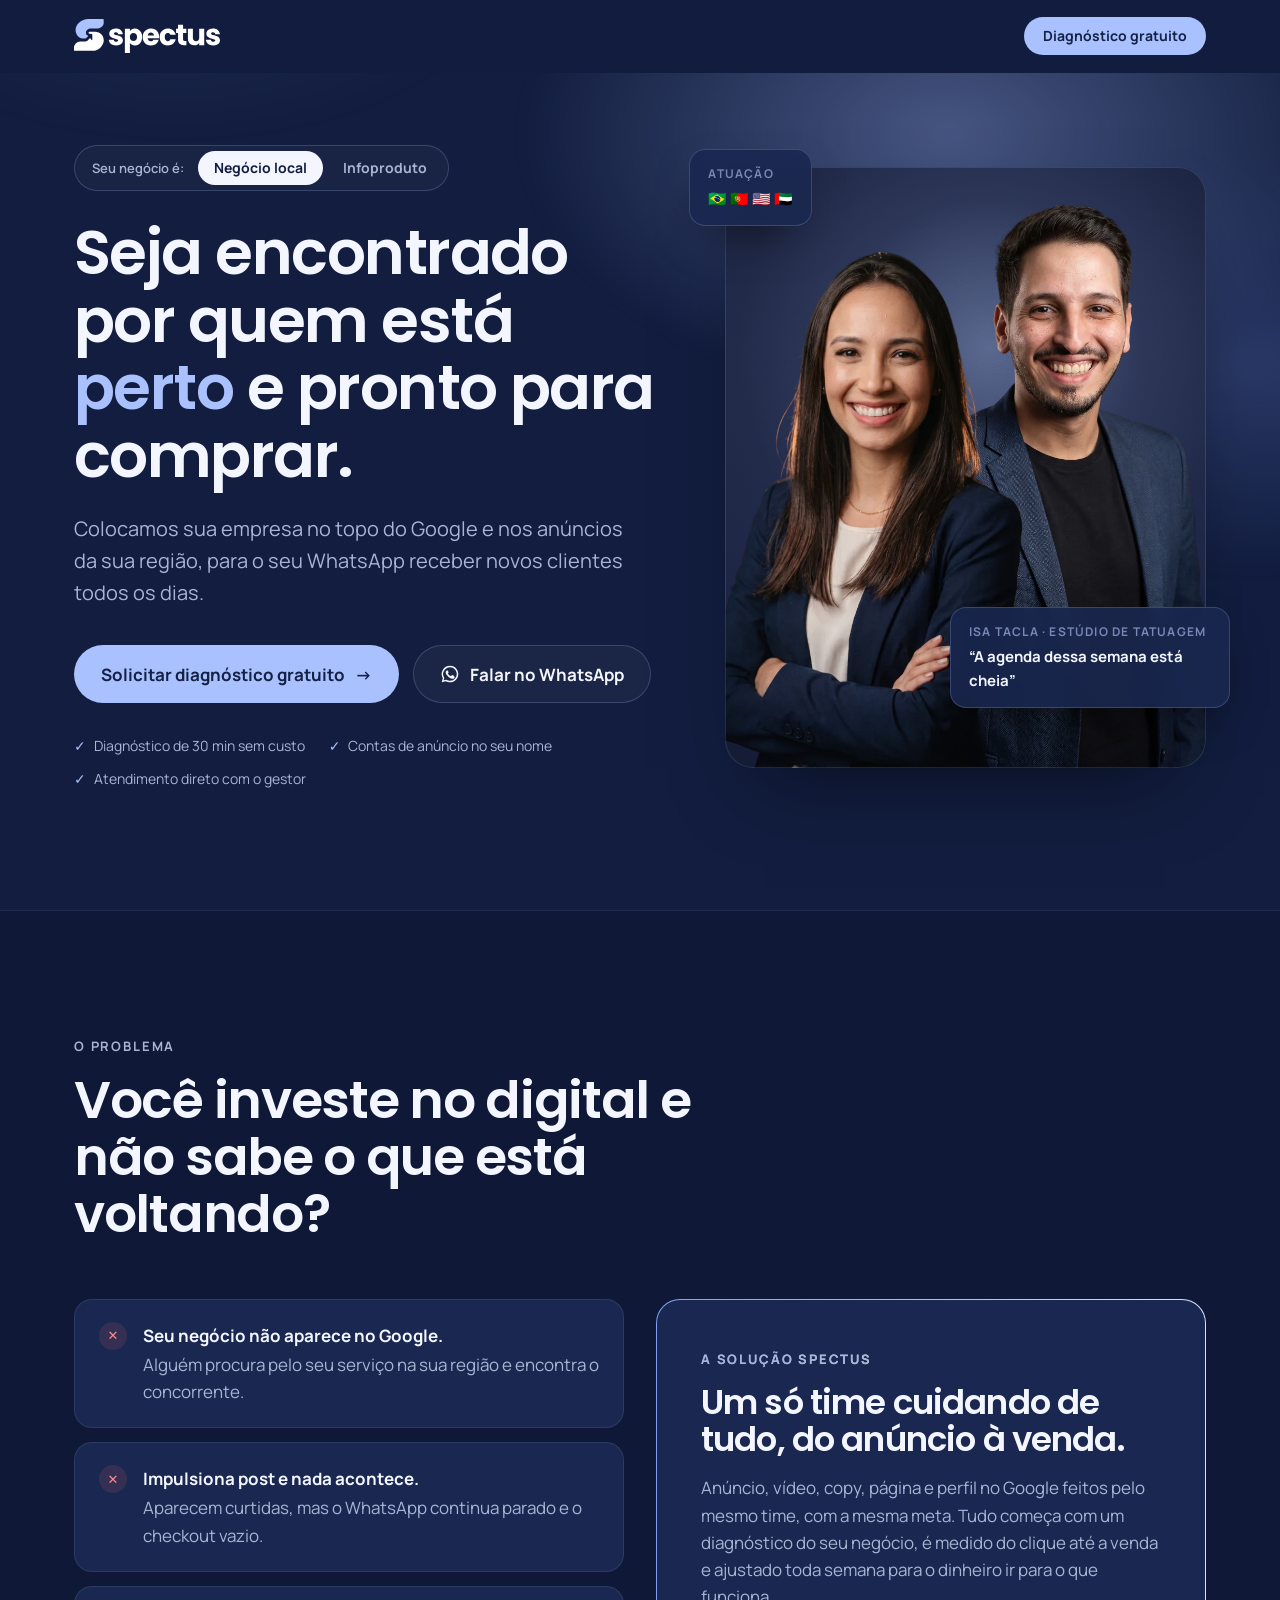
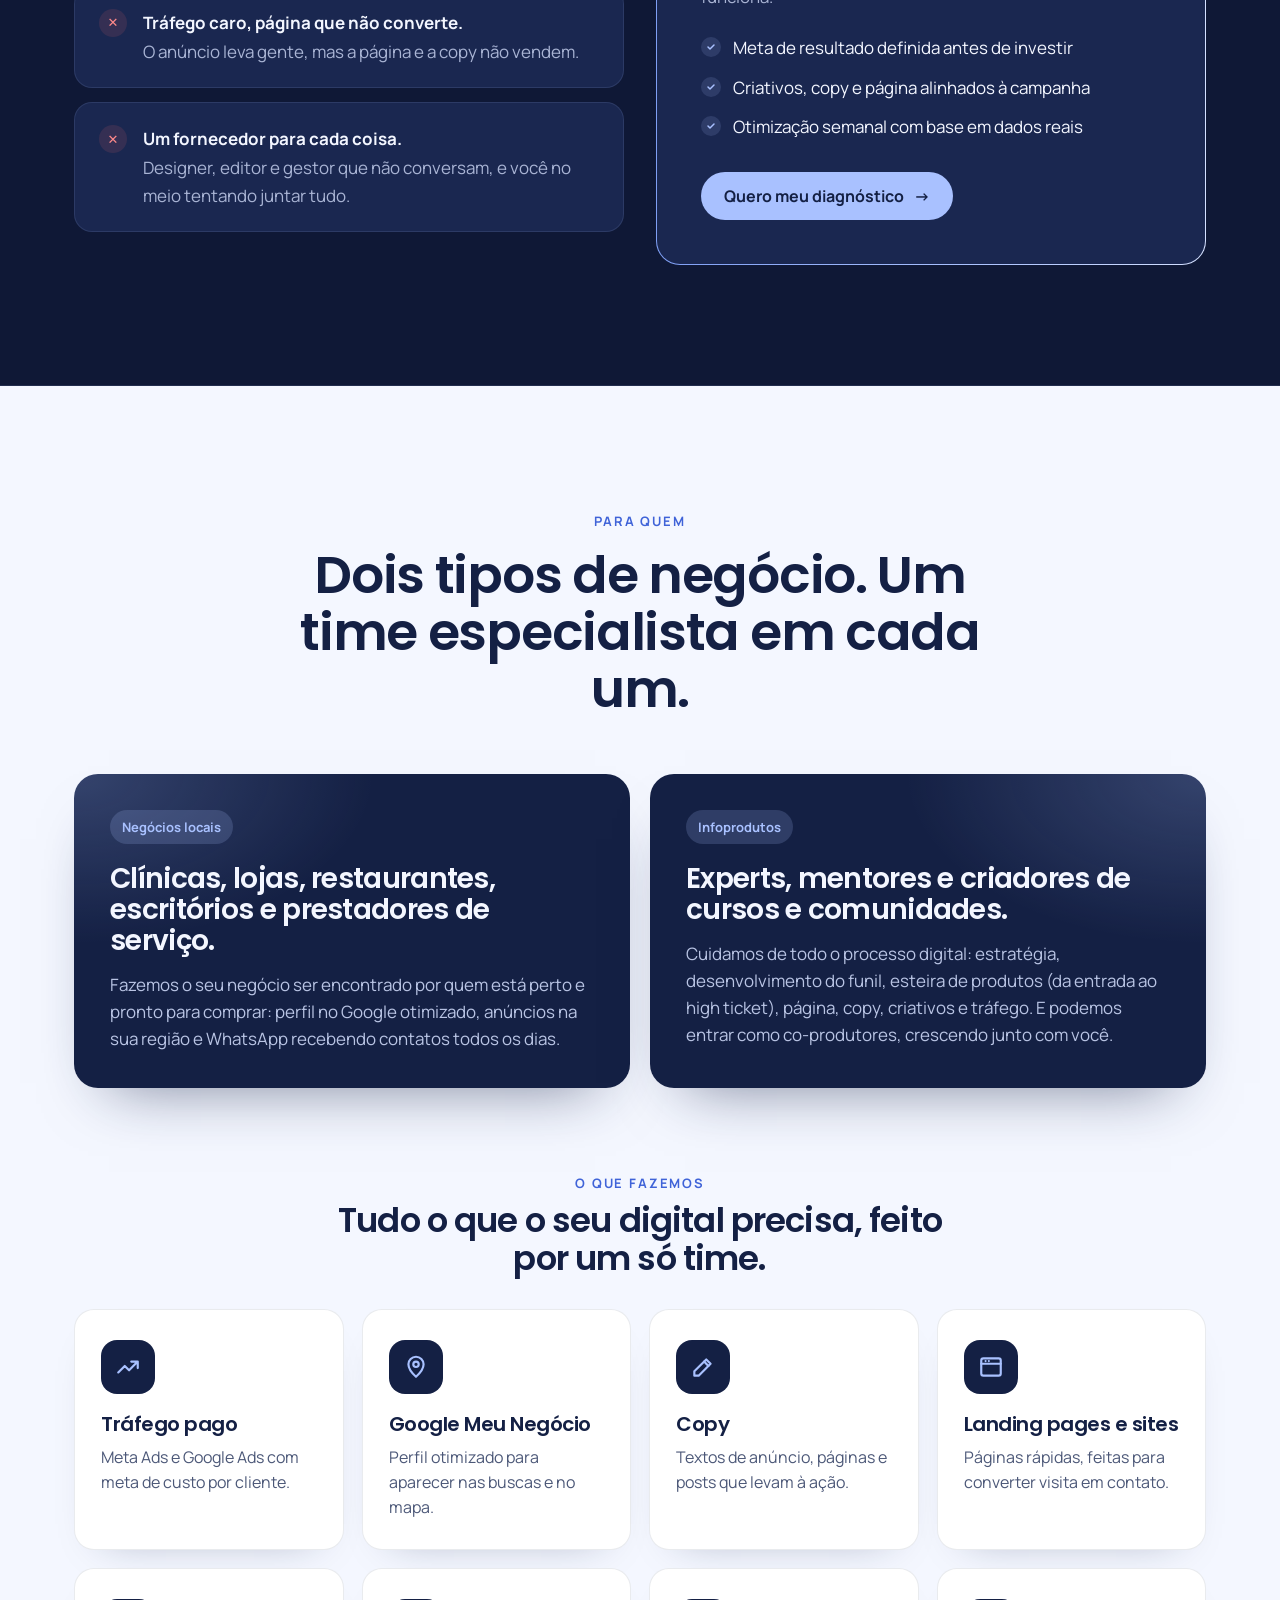
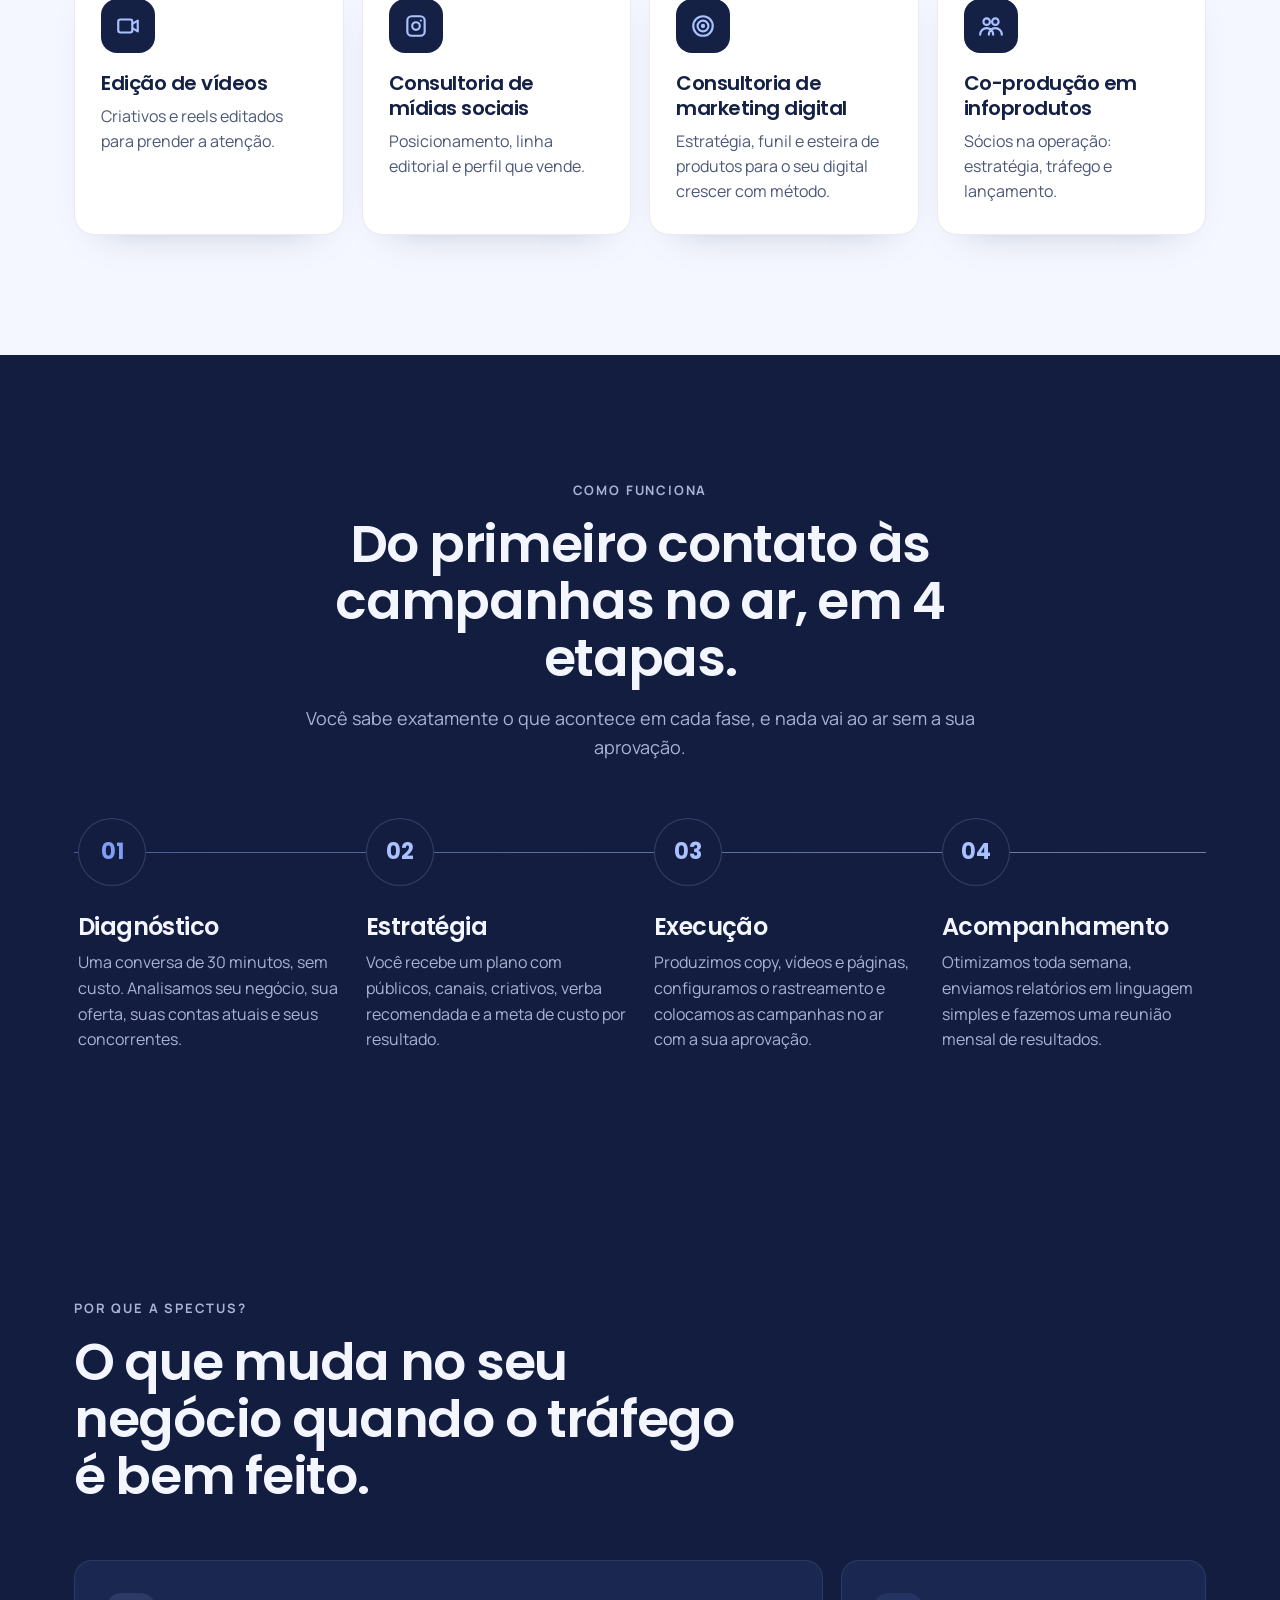
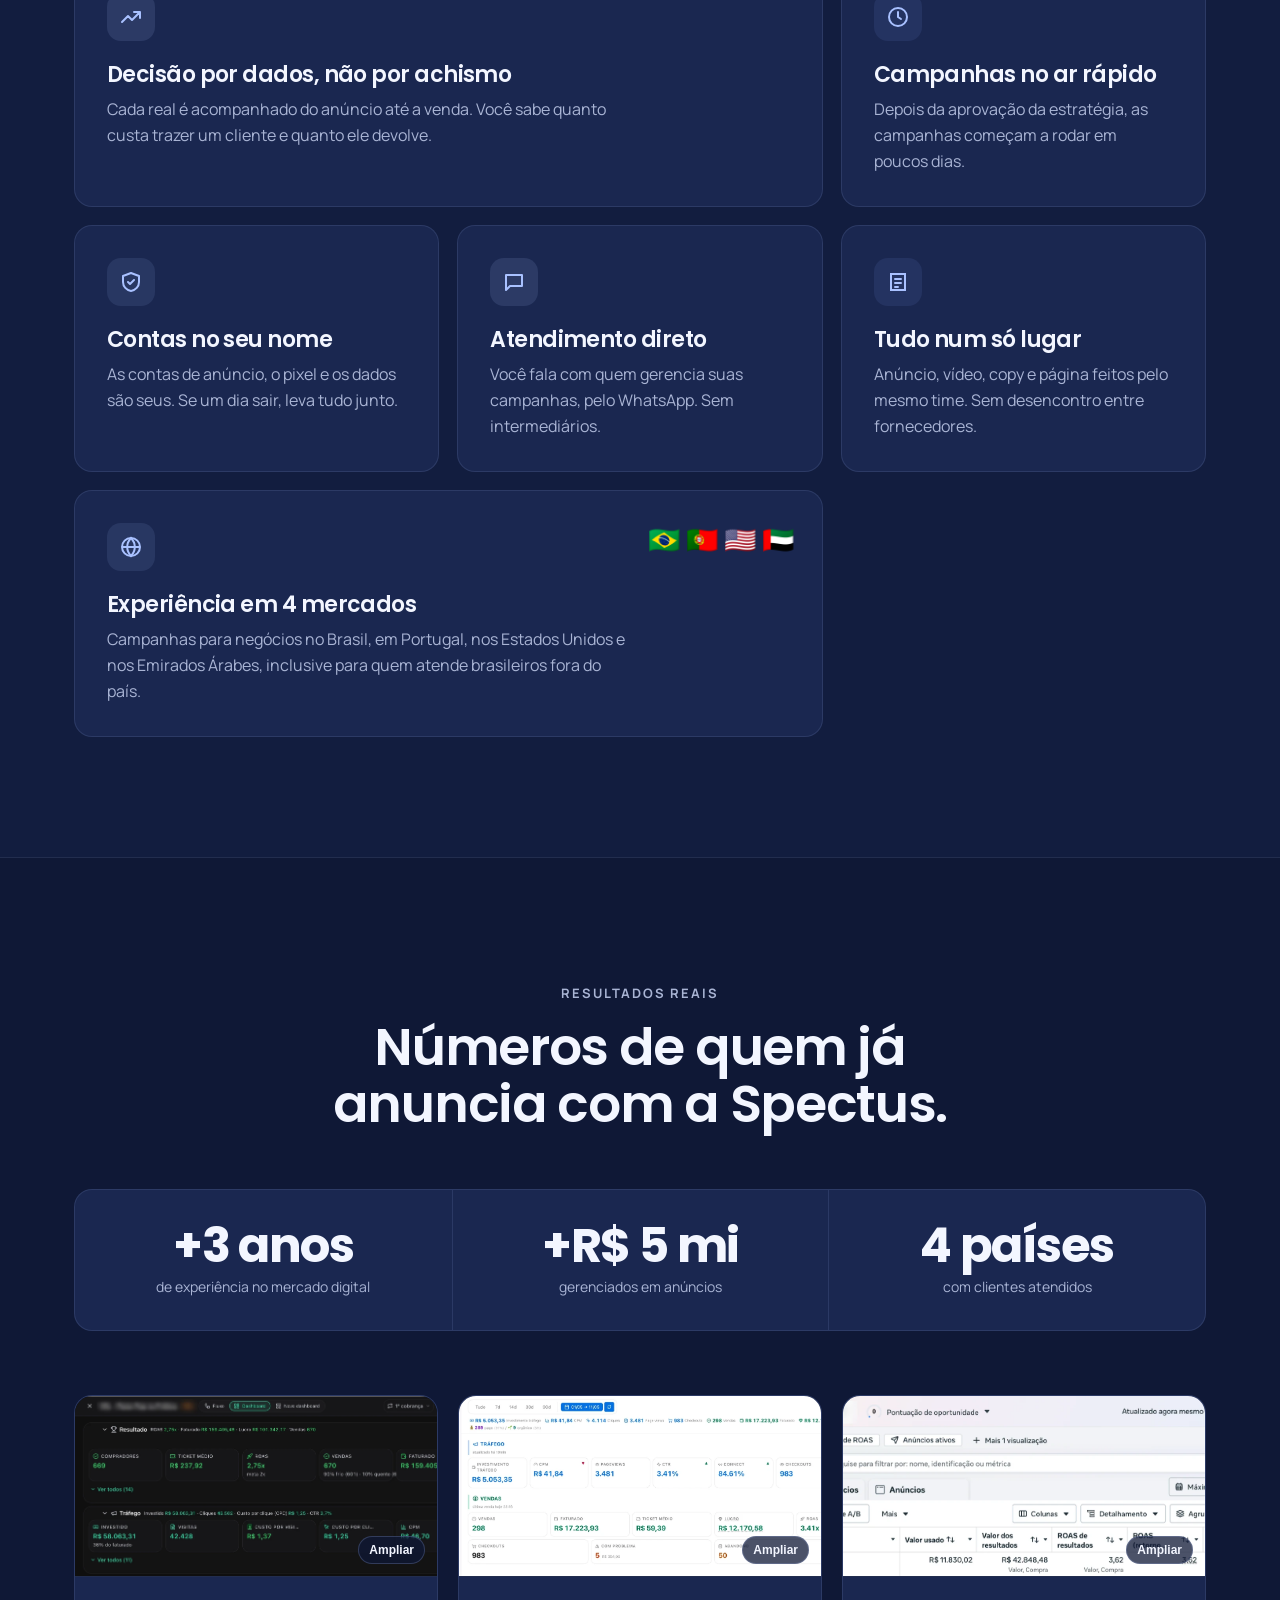
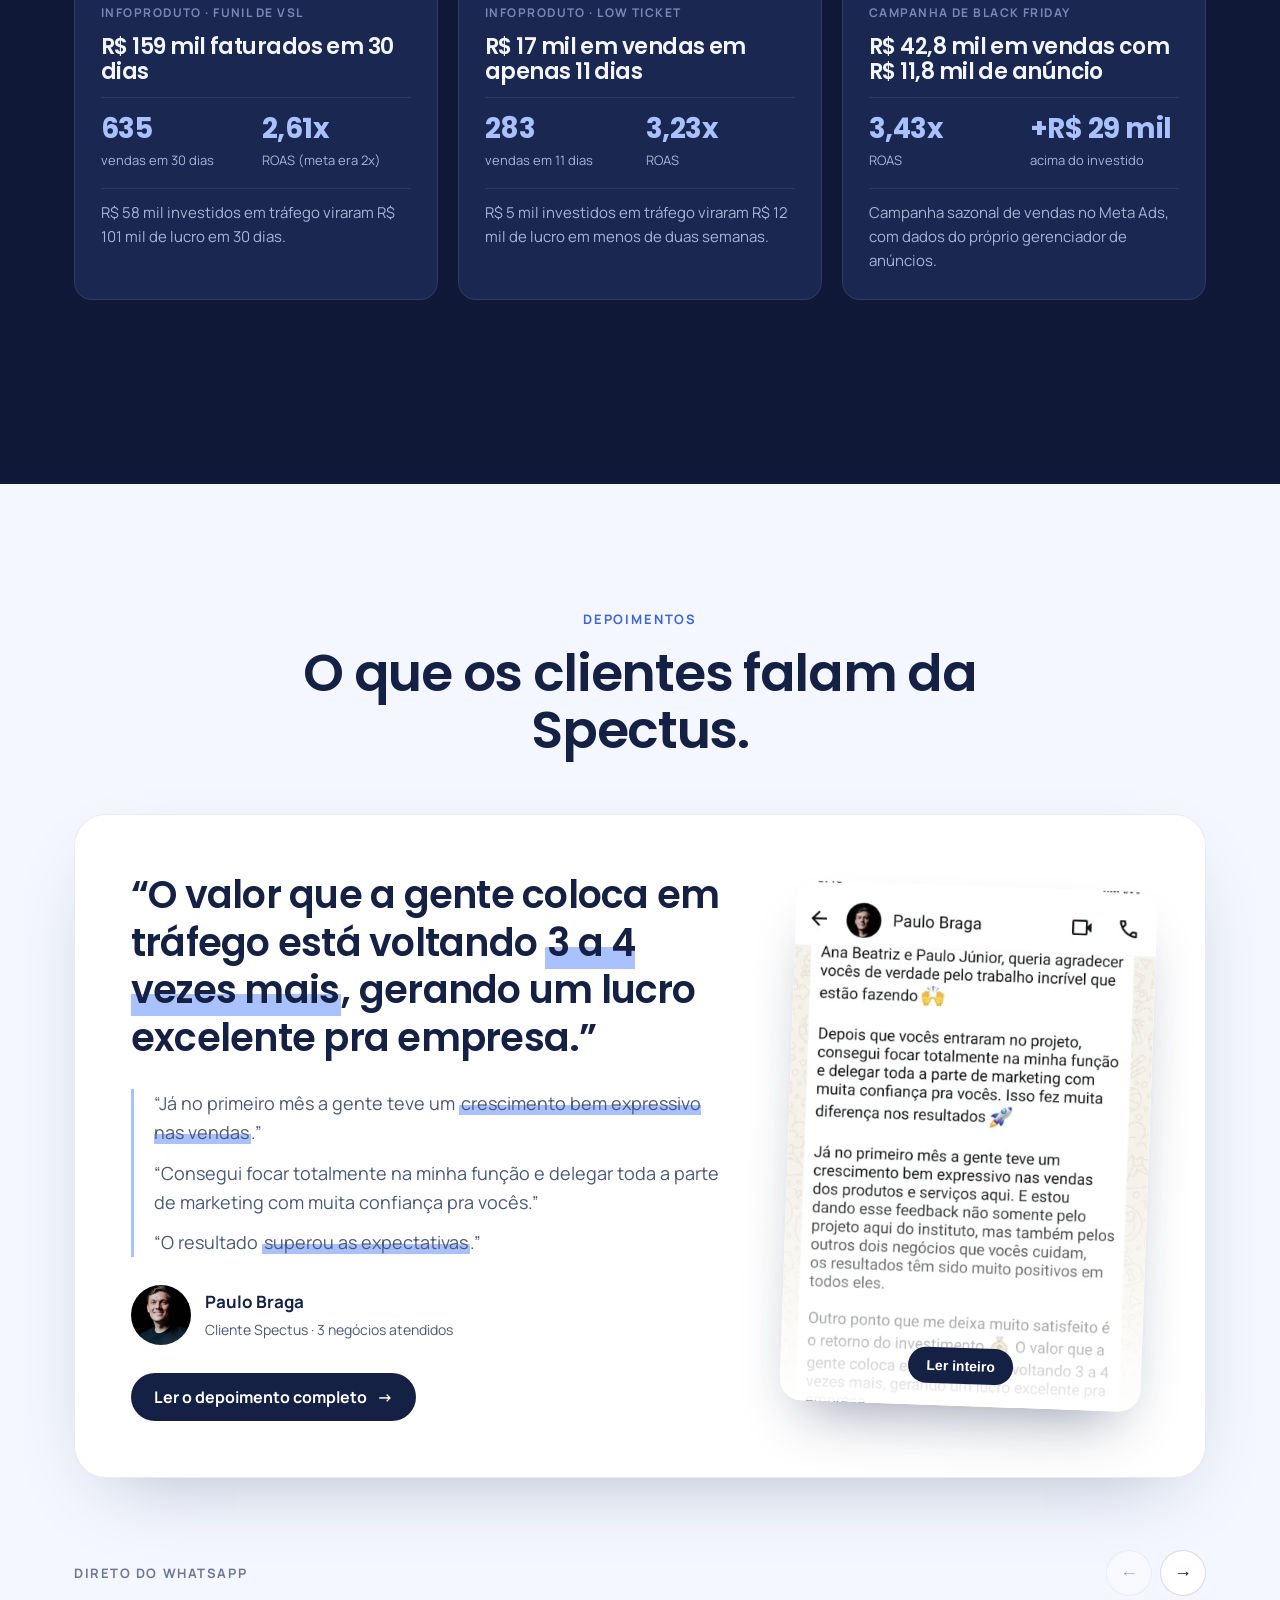
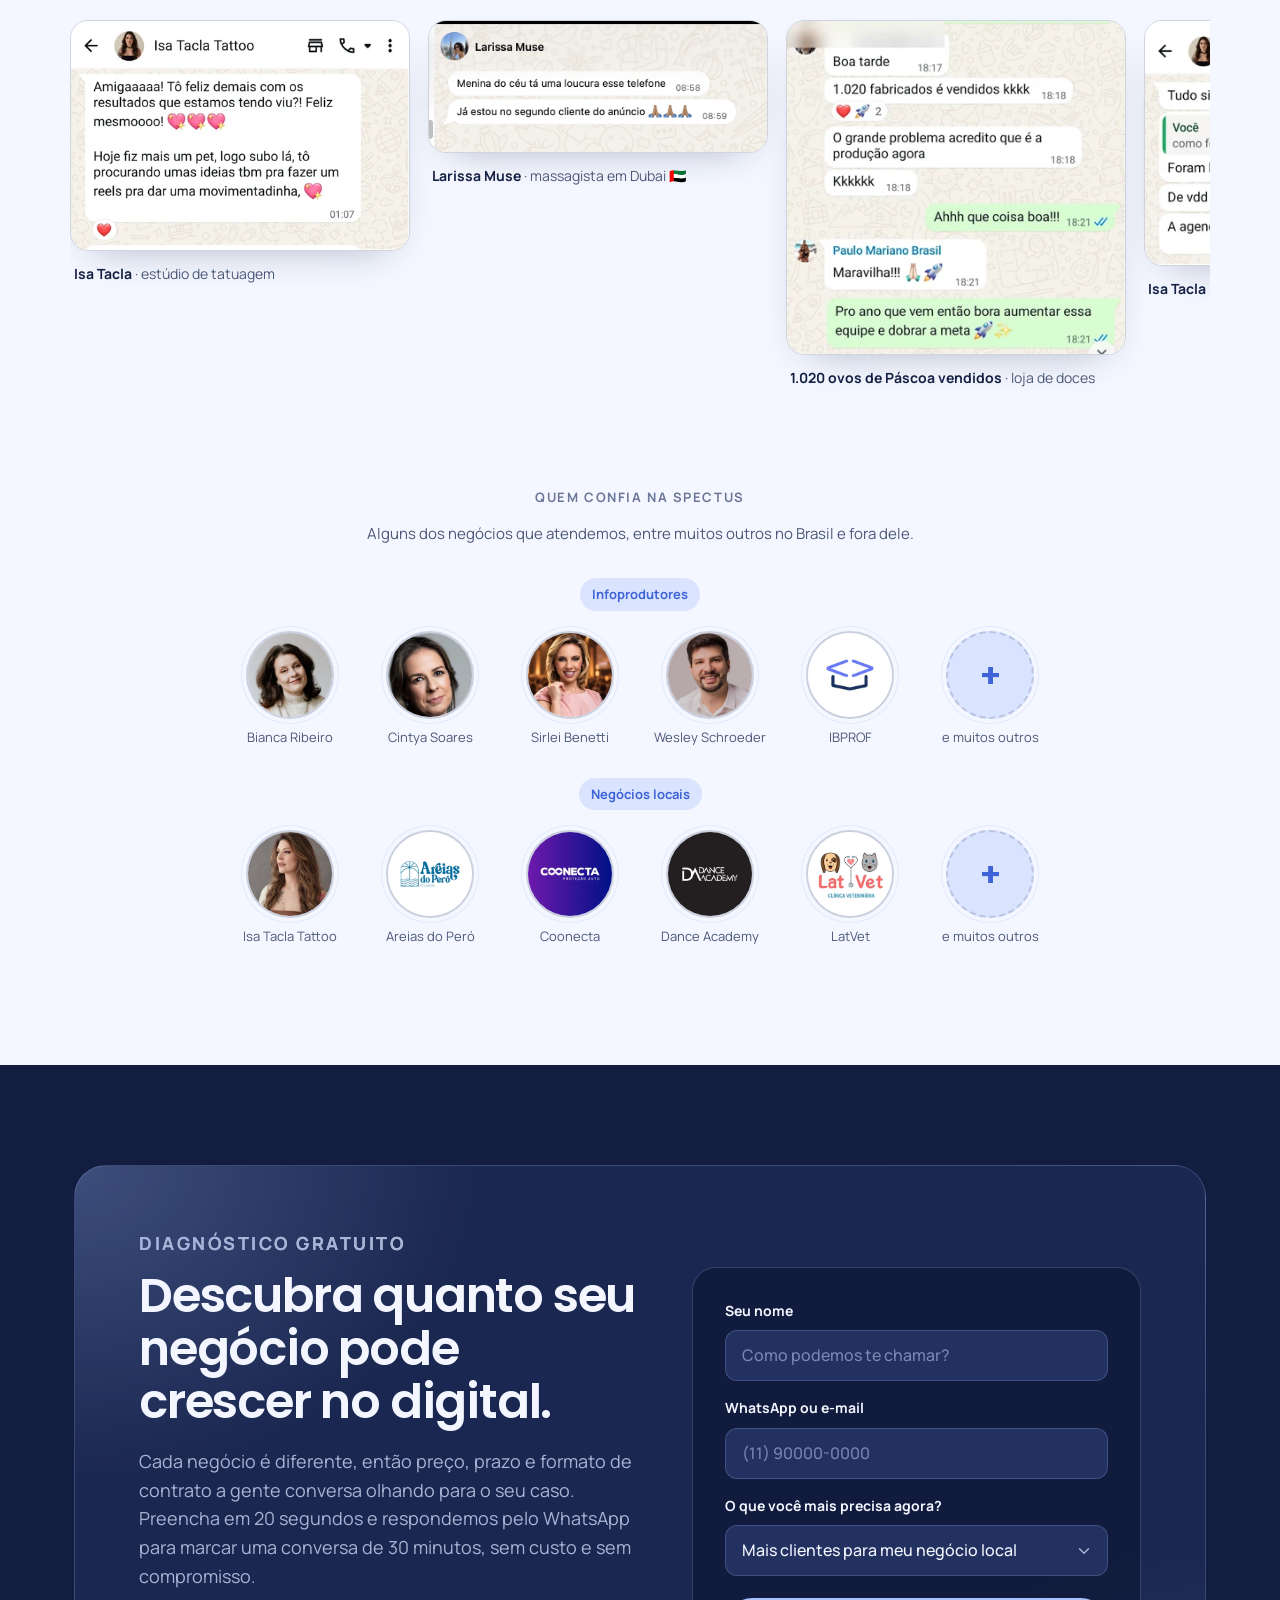
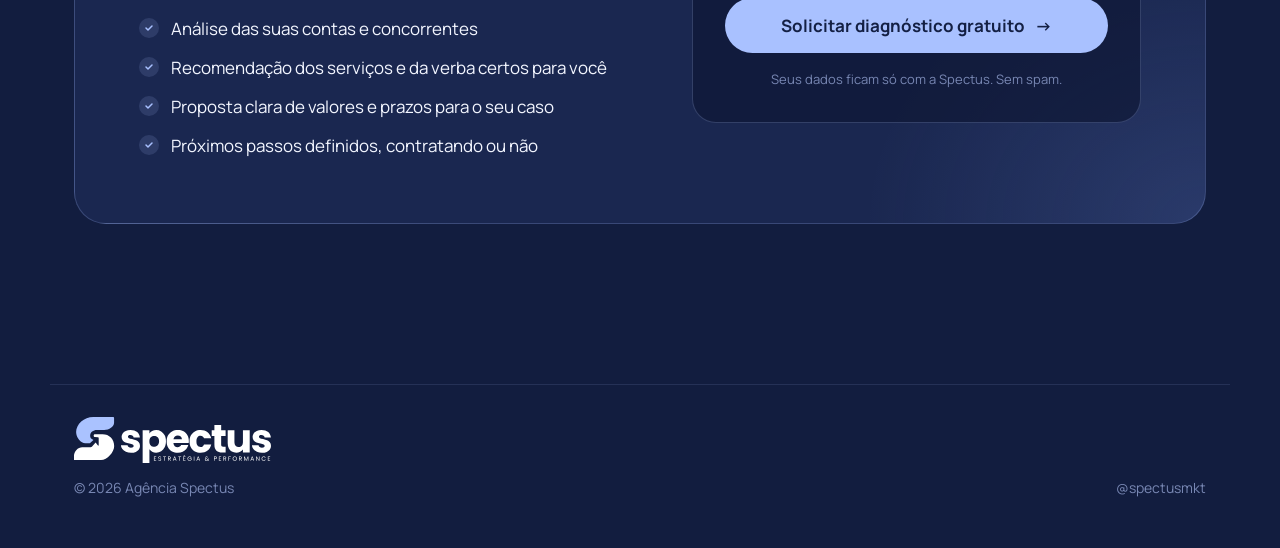
<file: index.html>
<!doctype html>
<html lang="pt-BR">
<head>
  <meta charset="utf-8">
  <meta name="viewport" content="width=device-width, initial-scale=1">
  <title>Spectus — Marketing para negócios locais e infoprodutos</title>
  <meta name="description" content="Agência especialista em negócios locais e infoprodutos: tráfego pago, Google Meu Negócio, copy, vídeos, landing pages e co-produção. Solicite um diagnóstico gratuito.">
  <meta property="og:type" content="website">
  <meta property="og:locale" content="pt_BR">
  <meta property="og:site_name" content="Agência Spectus">
  <meta property="og:url" content="https://spectus.com.br/">
  <meta property="og:title" content="Spectus: tráfego pago que vira cliente">
  <meta property="og:description" content="Tráfego pago, Google Meu Negócio, copy, vídeos e landing pages para negócios locais e infoprodutos. Peça seu diagnóstico gratuito.">
  <meta property="og:image" content="https://spectus.com.br/assets/og-image.jpg">
  <meta property="og:image:width" content="1200">
  <meta property="og:image:height" content="630">
  <meta property="og:image:alt" content="Ana Beatriz e Paulo Júnior, da Spectus: tráfego pago que vira cliente">
  <meta name="twitter:card" content="summary_large_image">
  <meta name="theme-color" content="#121D3F">
  <link rel="icon" href="assets/favicon.svg" type="image/svg+xml">
  <link rel="icon" href="assets/favicon.png" type="image/png" sizes="64x64">
  <link rel="apple-touch-icon" href="assets/apple-touch-icon.png">
  <link rel="preconnect" href="https://fonts.googleapis.com">
  <link rel="preconnect" href="https://fonts.gstatic.com" crossorigin>
  <link href="https://fonts.googleapis.com/css2?family=Poppins:wght@300;400;500;600;700&family=Manrope:wght@400;500;600;700&display=swap" rel="stylesheet">
  <link rel="stylesheet" href="styles.css">
  <!-- Meta Pixel -->
  <script>
  !function(f,b,e,v,n,t,s){if(f.fbq)return;n=f.fbq=function(){n.callMethod?
  n.callMethod.apply(n,arguments):n.queue.push(arguments)};if(!f._fbq)f._fbq=n;
  n.push=n;n.loaded=!0;n.version='2.0';n.queue=[];t=b.createElement(e);t.async=!0;
  t.src=v;s=b.getElementsByTagName(e)[0];s.parentNode.insertBefore(t,s)}(window,
  document,'script','https://connect.facebook.net/en_US/fbevents.js');
  fbq.disablePushState = true; // troca de público muda a URL; não contar como nova visita
  fbq('init', '1185042214048087');
  fbq('track', 'PageView');
  </script>
  <noscript><img height="1" width="1" style="display:none" alt="" src="https://www.facebook.com/tr?id=1185042214048087&ev=PageView&noscript=1"></noscript>
  <!-- Fim Meta Pixel -->
  <!-- Microsoft Clarity -->
  <script type="text/javascript">
    (function(c,l,a,r,i,t,y){
        c[a]=c[a]||function(){(c[a].q=c[a].q||[]).push(arguments)};
        t=l.createElement(r);t.async=1;t.src="https://www.clarity.ms/tag/"+i;
        y=l.getElementsByTagName(r)[0];y.parentNode.insertBefore(t,y);
    })(window, document, "clarity", "script", "zfp33ugwq2");
  </script>
</head>
<body>

<!-- ============ HEADER (sem menu: foco total no CTA) ============ -->
<header class="header" id="top">
  <div class="container header__inner">
    <a href="#top" class="logo" aria-label="Spectus — início">
      <img src="assets/img/logo-clara-sem-slogan.svg" alt="Spectus" width="1294" height="301">
    </a>
    <a href="#contato" class="btn btn--sm btn--primary">Diagnóstico gratuito</a>
  </div>
</header>

<main>

<!-- ============ 1. HERO ============ -->
<section class="hero">
  <div class="hero__glow" aria-hidden="true"></div>
  <div class="container hero__grid">
    <div class="hero__copy">
      <!-- Seletor de público. Link direto: ?para=local ou ?para=infoproduto -->
      <div class="aud-switch" role="tablist" aria-label="Qual é o seu negócio?">
        <span class="aud-switch__label">Seu negócio é:</span>
        <button type="button" role="tab" class="aud-switch__btn" data-set-aud="local" aria-selected="true">Negócio local</button>
        <button type="button" role="tab" class="aud-switch__btn" data-set-aud="info" aria-selected="false">Infoproduto</button>
      </div>

      <div class="hero__head">
        <div data-aud="local"><h1>Seja encontrado por quem está <em>perto</em> e pronto para comprar.</h1></div>
        <div data-aud="info" hidden><h1>Cuidamos de todo o digital do seu infoproduto, da <em>estratégia</em> à venda.</h1></div>
      </div>
      <div class="hero__lead">
        <div data-aud="local"><p class="lead">Colocamos sua empresa no topo do Google e nos anúncios da sua região, para o seu WhatsApp receber novos clientes todos os dias.</p></div>
        <div data-aud="info" hidden><p class="lead">Desenhamos a estratégia, montamos o funil e a esteira de produtos e executamos tudo: página, copy, criativos e tráfego. Você foca no conteúdo, e a gente cuida do processo, ajustando toda semana pelos números.</p></div>
      </div>

      <div class="hero__ctas">
        <a href="#contato" class="btn btn--primary btn--lg">Solicitar diagnóstico gratuito <span aria-hidden="true">→</span></a>
        <a href="#" class="btn btn--ghost btn--lg js-whatsapp js-wa-hero" data-msg="Olá! Vim pelo site e quero saber mais sobre os serviços da Spectus.">
          <svg viewBox="0 0 24 24" aria-hidden="true"><path fill="currentColor" d="M12 2a10 10 0 0 0-8.6 15.1L2 22l5-1.3A10 10 0 1 0 12 2Zm0 18.2c-1.5 0-3-.4-4.3-1.2l-.3-.2-3 .8.8-2.9-.2-.3A8.2 8.2 0 1 1 12 20.2Zm4.5-6.1c-.2-.1-1.5-.7-1.7-.8-.2-.1-.4-.1-.6.1l-.8 1c-.1.2-.3.2-.5.1a6.7 6.7 0 0 1-3.3-2.9c-.2-.4.2-.4.7-1.3.1-.2 0-.3 0-.4l-.8-1.8c-.2-.5-.4-.4-.6-.4h-.5a1 1 0 0 0-.7.3 3 3 0 0 0-.9 2.2 5.2 5.2 0 0 0 1.1 2.8 11.9 11.9 0 0 0 4.6 4c1.7.7 2.3.8 3.2.6.5-.1 1.5-.6 1.7-1.2.2-.6.2-1.1.2-1.2-.1-.1-.3-.2-.5-.3Z"/></svg>
          Falar no WhatsApp
        </a>
      </div>
      <ul class="hero__trust">
        <li>Diagnóstico de 30 min sem custo</li>
        <li data-aud="local">Contas de anúncio no seu nome</li>
        <li data-aud="local">Atendimento direto com o gestor</li>
        <li data-aud="info" hidden>Estratégia de funil e esteira</li>
        <li data-aud="info" hidden>Co-produção quando faz sentido</li>
      </ul>
    </div>

    <div class="hero__media">
      <div class="hero__photo">
        <img class="hero__photo-img" src="assets/img/ana-e-paulo.webp" alt="Ana Beatriz e Paulo Júnior, da Spectus" width="1080" height="1350" fetchpriority="high">
      </div>
      <div class="float-card float-card--a">
        <span class="float-card__k">Atuação</span>
        <span class="float-card__v">🇧🇷 🇵🇹 🇺🇸 🇦🇪</span>
      </div>
      <!-- Balão com frases de clientes: as frases giram (lista em script.js → QUOTES) -->
      <div class="float-card float-card--b js-quotes" aria-hidden="true">
        <span class="float-card__k">Isa Tacla · estúdio de tatuagem</span>
        <span class="float-card__v">“A agenda dessa semana está cheia”</span>
      </div>
    </div>
  </div>
</section>

<!-- ============ 2. DOR E SOLUÇÃO ============ -->
<section class="section pain">
  <div class="container">
    <div class="section__head reveal">
      <p class="kicker">O problema</p>
      <h2>Você investe no digital e não sabe o que está voltando?</h2>
    </div>

    <div class="pain__grid">
      <ul class="pain__list reveal">
        <li><span class="x" aria-hidden="true">✕</span><div><strong>Seu negócio não aparece no Google.</strong> Alguém procura pelo seu serviço na sua região e encontra o concorrente.</div></li>
        <li><span class="x" aria-hidden="true">✕</span><div><strong>Impulsiona post e nada acontece.</strong> Aparecem curtidas, mas o WhatsApp continua parado e o checkout vazio.</div></li>
        <li><span class="x" aria-hidden="true">✕</span><div><strong>Tráfego caro, página que não converte.</strong> O anúncio leva gente, mas a página e a copy não vendem.</div></li>
        <li><span class="x" aria-hidden="true">✕</span><div><strong>Um fornecedor para cada coisa.</strong> Designer, editor e gestor que não conversam, e você no meio tentando juntar tudo.</div></li>
      </ul>

      <div class="solution reveal">
        <p class="kicker kicker--accent">A solução Spectus</p>
        <h3>Um só time cuidando de tudo, do anúncio à venda.</h3>
        <p>Anúncio, vídeo, copy, página e perfil no Google feitos pelo mesmo time, com a mesma meta. Tudo começa com um diagnóstico do seu negócio, é medido do clique até a venda e ajustado toda semana para o dinheiro ir para o que funciona.</p>
        <ul class="checks">
          <li>Meta de resultado definida antes de investir</li>
          <li>Criativos, copy e página alinhados à campanha</li>
          <li>Otimização semanal com base em dados reais</li>
        </ul>
        <a href="#contato" class="btn btn--primary">Quero meu diagnóstico <span aria-hidden="true">→</span></a>
      </div>
    </div>
  </div>
</section>

<!-- ============ 2b. PARA QUEM / SERVIÇOS ============ -->
<section class="section section--light services" id="servicos">
  <div class="container">
    <div class="section__head section__head--center reveal">
      <p class="kicker">Para quem</p>
      <h2>Dois tipos de negócio. Um time especialista em cada um.</h2>
    </div>

    <div class="audiences">
      <article class="audience reveal">
        <span class="audience__tag">Negócios locais</span>
        <h3>Clínicas, lojas, restaurantes, escritórios e prestadores de serviço.</h3>
        <p>Fazemos o seu negócio ser encontrado por quem está perto e pronto para comprar: perfil no Google otimizado, anúncios na sua região e WhatsApp recebendo contatos todos os dias.</p>
      </article>
      <article class="audience audience--alt reveal">
        <span class="audience__tag">Infoprodutos</span>
        <h3>Experts, mentores e criadores de cursos e comunidades.</h3>
        <p>Cuidamos de todo o processo digital: estratégia, desenvolvimento do funil, esteira de produtos (da entrada ao high ticket), página, copy, criativos e tráfego. E podemos entrar como co-produtores, crescendo junto com você.</p>
      </article>
    </div>

    <div class="services__head reveal">
      <p class="kicker">O que fazemos</p>
      <h3>Tudo o que o seu digital precisa, feito por um só time.</h3>
    </div>
    <ul class="services__grid">
      <li class="service reveal"><span class="service__i" aria-hidden="true"><svg viewBox="0 0 24 24"><path d="M3 17l6-6 4 4 8-8M15 7h6v6"/></svg></span><div><h3>Tráfego pago</h3><p>Meta Ads e Google Ads com meta de custo por cliente.</p></div></li>
      <li class="service reveal"><span class="service__i" aria-hidden="true"><svg viewBox="0 0 24 24"><path d="M12 21s-7-6.2-7-11.5a7 7 0 0 1 14 0C19 14.8 12 21 12 21Z"/><circle cx="12" cy="9.5" r="2.5"/></svg></span><div><h3>Google Meu Negócio</h3><p>Perfil otimizado para aparecer nas buscas e no mapa.</p></div></li>
      <li class="service reveal"><span class="service__i" aria-hidden="true"><svg viewBox="0 0 24 24"><path d="M4 20h4L19 9l-4-4L4 16Z"/><path d="m13 7 4 4"/></svg></span><div><h3>Copy</h3><p>Textos de anúncio, páginas e posts que levam à ação.</p></div></li>
      <li class="service reveal"><span class="service__i" aria-hidden="true"><svg viewBox="0 0 24 24"><rect x="3" y="4" width="18" height="16" rx="2"/><path d="M3 9h18M7 6.5h.01M10 6.5h.01"/></svg></span><div><h3>Landing pages e sites</h3><p>Páginas rápidas, feitas para converter visita em contato.</p></div></li>
      <li class="service reveal"><span class="service__i" aria-hidden="true"><svg viewBox="0 0 24 24"><rect x="3" y="6" width="13" height="12" rx="2"/><path d="m16 10 5-3v10l-5-3"/></svg></span><div><h3>Edição de vídeos</h3><p>Criativos e reels editados para prender a atenção.</p></div></li>
      <li class="service reveal"><span class="service__i" aria-hidden="true"><svg viewBox="0 0 24 24"><rect x="4" y="3" width="16" height="18" rx="4"/><circle cx="12" cy="12" r="3.5"/><path d="M16.5 7h.01"/></svg></span><div><h3>Consultoria de mídias sociais</h3><p>Posicionamento, linha editorial e perfil que vende.</p></div></li>
      <li class="service reveal"><span class="service__i" aria-hidden="true"><svg viewBox="0 0 24 24"><circle cx="12" cy="12" r="9"/><circle cx="12" cy="12" r="5"/><circle cx="12" cy="12" r="1"/></svg></span><div><h3>Consultoria de marketing digital</h3><p>Estratégia, funil e esteira de produtos para o seu digital crescer com método.</p></div></li>
      <li class="service reveal"><span class="service__i" aria-hidden="true"><svg viewBox="0 0 24 24"><path d="M8 11a3 3 0 1 0 0-6 3 3 0 0 0 0 6ZM16 11a3 3 0 1 0 0-6 3 3 0 0 0 0 6ZM2 20a6 6 0 0 1 12 0M10 20a6 6 0 0 1 12 0"/></svg></span><div><h3>Co-produção em infoprodutos</h3><p>Sócios na operação: estratégia, tráfego e lançamento.</p></div></li>
    </ul>
  </div>
</section>

<!-- ============ 3. COMO FUNCIONA ============ -->
<section class="section steps" id="como-funciona">
  <div class="container">
    <div class="section__head section__head--center reveal">
      <p class="kicker">Como funciona</p>
      <h2>Do primeiro contato às campanhas no ar, em 4 etapas.</h2>
      <p class="section__sub">Você sabe exatamente o que acontece em cada fase, e nada vai ao ar sem a sua aprovação.</p>
    </div>

    <ol class="steps__list">
      <li class="step reveal">
        <span class="step__n">01</span>
        <h3>Diagnóstico</h3>
        <p>Uma conversa de 30 minutos, sem custo. Analisamos seu negócio, sua oferta, suas contas atuais e seus concorrentes.</p>
      </li>
      <li class="step reveal">
        <span class="step__n">02</span>
        <h3>Estratégia</h3>
        <p>Você recebe um plano com públicos, canais, criativos, verba recomendada e a meta de custo por resultado.</p>
      </li>
      <li class="step reveal">
        <span class="step__n">03</span>
        <h3>Execução</h3>
        <p>Produzimos copy, vídeos e páginas, configuramos o rastreamento e colocamos as campanhas no ar com a sua aprovação.</p>
      </li>
      <li class="step reveal">
        <span class="step__n">04</span>
        <h3>Acompanhamento</h3>
        <p>Otimizamos toda semana, enviamos relatórios em linguagem simples e fazemos uma reunião mensal de resultados.</p>
      </li>
    </ol>
  </div>
</section>

<!-- ============ 4. BENEFÍCIOS E DIFERENCIAIS ============ -->
<section class="section benefits">
  <div class="container">
    <div class="section__head reveal">
      <p class="kicker">Por que a Spectus?</p>
      <h2>O que muda no seu negócio quando o tráfego é bem feito.</h2>
    </div>

    <div class="bento">
      <article class="card card--wide reveal">
        <div class="card__icon" aria-hidden="true">
          <svg viewBox="0 0 24 24"><path d="M3 17l6-6 4 4 8-8M15 7h6v6" fill="none" stroke="currentColor" stroke-width="2" stroke-linecap="round" stroke-linejoin="round"/></svg>
        </div>
        <h3>Decisão por dados, não por achismo</h3>
        <p>Cada real é acompanhado do anúncio até a venda. Você sabe quanto custa trazer um cliente e quanto ele devolve.</p>
      </article>
      <article class="card reveal">
        <div class="card__icon" aria-hidden="true">
          <svg viewBox="0 0 24 24"><circle cx="12" cy="12" r="9" fill="none" stroke="currentColor" stroke-width="2"/><path d="M12 7v5l3 2" fill="none" stroke="currentColor" stroke-width="2" stroke-linecap="round"/></svg>
        </div>
        <h3>Campanhas no ar rápido</h3>
        <p>Depois da aprovação da estratégia, as campanhas começam a rodar em poucos dias.</p>
      </article>
      <article class="card reveal">
        <div class="card__icon" aria-hidden="true">
          <svg viewBox="0 0 24 24"><path d="M12 3l8 3v6c0 4.5-3.4 8.3-8 9-4.6-.7-8-4.5-8-9V6Z" fill="none" stroke="currentColor" stroke-width="2" stroke-linejoin="round"/><path d="m9 12 2 2 4-4" fill="none" stroke="currentColor" stroke-width="2" stroke-linecap="round" stroke-linejoin="round"/></svg>
        </div>
        <h3>Contas no seu nome</h3>
        <p>As contas de anúncio, o pixel e os dados são seus. Se um dia sair, leva tudo junto.</p>
      </article>
      <article class="card reveal">
        <div class="card__icon" aria-hidden="true">
          <svg viewBox="0 0 24 24"><path d="M4 5h16v11H8l-4 4Z" fill="none" stroke="currentColor" stroke-width="2" stroke-linejoin="round"/></svg>
        </div>
        <h3>Atendimento direto</h3>
        <p>Você fala com quem gerencia suas campanhas, pelo WhatsApp. Sem intermediários.</p>
      </article>
      <article class="card reveal">
        <div class="card__icon" aria-hidden="true">
          <svg viewBox="0 0 24 24"><path d="M5 4h14v16H5zM9 9h6M9 13h6M9 17h3" fill="none" stroke="currentColor" stroke-width="2" stroke-linecap="round"/></svg>
        </div>
        <h3>Tudo num só lugar</h3>
        <p>Anúncio, vídeo, copy e página feitos pelo mesmo time. Sem desencontro entre fornecedores.</p>
      </article>
      <article class="card card--wide card--globe reveal">
        <div class="card__icon" aria-hidden="true">
          <svg viewBox="0 0 24 24"><circle cx="12" cy="12" r="9" fill="none" stroke="currentColor" stroke-width="2"/><path d="M3 12h18M12 3c2.5 2.6 3.8 5.6 3.8 9s-1.3 6.4-3.8 9c-2.5-2.6-3.8-5.6-3.8-9S9.5 5.6 12 3Z" fill="none" stroke="currentColor" stroke-width="2"/></svg>
        </div>
        <h3>Experiência em 4 mercados</h3>
        <p>Campanhas para negócios no Brasil, em Portugal, nos Estados Unidos e nos Emirados Árabes, inclusive para quem atende brasileiros fora do país.</p>
        <div class="flags" aria-hidden="true"><span>🇧🇷</span><span>🇵🇹</span><span>🇺🇸</span><span>🇦🇪</span></div>
      </article>
    </div>
  </div>
</section>

<!-- ============ 5. PROVA SOCIAL E AUTORIDADE ============ -->
<section class="section proof" id="resultados">
  <div class="container">
    <div class="section__head section__head--center reveal">
      <p class="kicker">Resultados reais</p>
      <h2>Números de quem já anuncia com a Spectus.</h2>
    </div>

    <!-- Números de autoridade -->
    <dl class="stats reveal">
      <div class="stat"><dt>de experiência no mercado digital</dt><dd>+3 anos</dd></div>
      <div class="stat"><dt>gerenciados em anúncios</dt><dd>+R$ 5 mi</dd></div>
      <div class="stat"><dt>com clientes atendidos</dt><dd>4 países</dd></div>
    </dl>

    <!-- Estudos de caso (prints com nome do produto ocultado) -->
    <div class="cases">
      <article class="case reveal">
        <button type="button" class="case__shot js-zoom" data-src="assets/img/case-vsl.webp" aria-label="Ampliar print do resultado">
          <img src="assets/img/case-vsl.webp" alt="Painel de vendas: ROAS 2,75x, R$ 159.405,48 faturados e 670 vendas em 30 dias" loading="lazy" width="2000" height="741">
          <span class="case__zoom" aria-hidden="true">Ampliar</span>
        </button>
        <div class="case__body">
          <p class="case__tag">Infoproduto · funil de VSL</p>
          <h3>R$ 159 mil faturados em 30 dias</h3>
          <div class="case__metrics">
            <div><strong>670</strong><span>vendas em 30 dias</span></div>
            <div><strong>2,75x</strong><span>ROAS (meta era 2x)</span></div>
          </div>
          <p class="case__text">R$ 58 mil investidos em tráfego viraram R$ 101 mil de lucro em 30 dias.</p>
        </div>
      </article>
      <article class="case reveal">
        <button type="button" class="case__shot js-zoom" data-src="assets/img/case-11dias.webp" aria-label="Ampliar print do resultado">
          <img src="assets/img/case-11dias.webp" alt="Painel de vendas de 01/05 a 11/05: R$ 5.053,35 investidos, 298 vendas e R$ 17.223,93 faturados" loading="lazy" width="1134" height="537">
          <span class="case__zoom" aria-hidden="true">Ampliar</span>
        </button>
        <div class="case__body">
          <p class="case__tag">Infoproduto · low ticket</p>
          <h3>R$ 17 mil em vendas em apenas 11 dias</h3>
          <div class="case__metrics">
            <div><strong>298</strong><span>vendas em 11 dias</span></div>
            <div><strong>3,41x</strong><span>ROAS</span></div>
          </div>
          <p class="case__text">R$ 5 mil investidos em tráfego viraram R$ 12 mil de lucro em menos de duas semanas.</p>
        </div>
      </article>
      <article class="case reveal">
        <button type="button" class="case__shot js-zoom" data-src="assets/img/case-black.webp" aria-label="Ampliar print do resultado">
          <img style="object-position:right bottom" src="assets/img/case-black.webp" alt="Gerenciador de anúncios: R$ 11.830,02 investidos e R$ 42.848,48 em compras, ROAS 3,62" loading="lazy" width="1432" height="458">
          <span class="case__zoom" aria-hidden="true">Ampliar</span>
        </button>
        <div class="case__body">
          <p class="case__tag">Campanha de Black Friday</p>
          <h3>R$ 42,8 mil em vendas com R$ 11,8 mil de anúncio</h3>
          <div class="case__metrics">
            <div><strong>3,62x</strong><span>ROAS</span></div>
            <div><strong>+R$ 31 mil</strong><span>acima do investido</span></div>
          </div>
          <p class="case__text">Campanha sazonal de vendas no Meta Ads, com dados do próprio gerenciador de anúncios.</p>
        </div>
      </article>
    </div>

  </div>
</section>

<!-- ============ 5b. DEPOIMENTOS (fundo claro) ============ -->
<section class="section section--light voices" id="depoimentos">
  <div class="container">
    <div class="section__head section__head--center reveal">
      <p class="kicker">Depoimentos</p>
      <h2>O que os clientes falam da Spectus.</h2>
    </div>

    <!-- Depoimento em destaque -->
    <article class="spotlight reveal">
      <div class="spotlight__copy">
        <p class="spotlight__big">“O valor que a gente coloca em tráfego está voltando <mark>3 a 4 vezes mais</mark>, gerando um lucro excelente pra empresa.”</p>
        <ul class="spotlight__quotes">
          <li>“Já no primeiro mês a gente teve um <mark>crescimento bem expressivo nas vendas</mark>.”</li>
          <li>“Consegui focar totalmente na minha função e delegar toda a parte de marketing com muita confiança pra vocês.”</li>
          <li>“O resultado <mark>superou as expectativas</mark>.”</li>
        </ul>
        <div class="spotlight__who">
          <span class="avatar avatar--lg"><img src="assets/img/clientes/paulo-braga.webp" alt="Paulo Braga" width="240" height="240" loading="lazy"></span>
          <span><strong>Paulo Braga</strong><small>Cliente Spectus · 3 negócios atendidos</small></span>
        </div>
        <button type="button" class="btn btn--primary js-zoom" data-src="assets/img/dep-paulo-1.webp" data-src2="assets/img/dep-paulo-2.webp">Ler o depoimento completo <span aria-hidden="true">→</span></button>
      </div>
      <button type="button" class="spotlight__print js-zoom" data-src="assets/img/dep-paulo-1.webp" data-src2="assets/img/dep-paulo-2.webp" aria-label="Ler o depoimento completo do Paulo Braga">
        <img src="assets/img/dep-paulo-1.webp" alt="Print da mensagem do Paulo Braga agradecendo a equipe da Spectus" loading="lazy" width="453" height="674">
        <span class="spotlight__more">Ler inteiro</span>
      </button>
    </article>

    <!-- Carrossel de prints do WhatsApp -->
    <div class="carousel reveal">
      <div class="carousel__head">
        <p class="carousel__title">Direto do WhatsApp</p>
        <div class="carousel__nav">
          <button type="button" class="carousel__btn" data-dir="-1" aria-label="Anterior">←</button>
          <button type="button" class="carousel__btn" data-dir="1" aria-label="Próximo">→</button>
        </div>
      </div>
      <div class="carousel__track" tabindex="0" aria-label="Prints de mensagens de clientes">
          <figure class="slide">
            <button type="button" class="slide__img js-zoom" data-src="assets/img/dep-isa-resultados.webp"><img src="assets/img/dep-isa-resultados.webp" alt="Mensagem de Isa Tacla: Tô feliz demais com os resultados que estamos tendo" loading="lazy" width="482" height="327"></button>
            <figcaption><strong>Isa Tacla</strong> · estúdio de tatuagem</figcaption>
          </figure>
          <figure class="slide">
            <button type="button" class="slide__img js-zoom" data-src="assets/img/dep-larissa.webp"><img src="assets/img/dep-larissa.webp" alt="Mensagem de Larissa Muse: Tá uma loucura esse telefone, já estou no segundo cliente do anúncio" loading="lazy" width="862" height="334"></button>
            <figcaption><strong>Larissa Muse</strong> · massagista em Dubai 🇦🇪</figcaption>
          </figure>
          <figure class="slide">
            <button type="button" class="slide__img js-zoom" data-src="assets/img/dep-fabricados.webp"><img src="assets/img/dep-fabricados.webp" alt="Mensagem de cliente, loja de doces: 1.020 ovos de Páscoa fabricados e vendidos" loading="lazy" width="382" height="376"></button>
            <figcaption><strong>1.020 ovos de Páscoa vendidos</strong> · loja de doces</figcaption>
          </figure>
          <figure class="slide">
            <button type="button" class="slide__img js-zoom" data-src="assets/img/dep-isa-agenda.webp"><img src="assets/img/dep-isa-agenda.webp" alt="Mensagem de Isa Tacla: A agenda dessa semana está cheia" loading="lazy" width="382" height="276"></button>
            <figcaption><strong>Isa Tacla</strong> · agenda cheia na semana</figcaption>
          </figure>
          <figure class="slide">
            <button type="button" class="slide__img js-zoom" data-src="assets/img/dep-wesley.webp"><img src="assets/img/dep-wesley.webp" alt="Mensagem de Wesley Schroeder: Os criativos que você editou ficaram top" loading="lazy" width="482" height="325"></button>
            <figcaption><strong>Wesley Schroeder</strong> · edição de criativos</figcaption>
          </figure>
          <figure class="slide">
            <button type="button" class="slide__img js-zoom" data-src="assets/img/dep-cintya.webp"><img src="assets/img/dep-cintya.webp" alt="Mensagem de Cintya Soares: Adoro seu trabalho" loading="lazy" width="399" height="160"></button>
            <figcaption><strong>Cintya Soares</strong> · infoprodutora</figcaption>
          </figure>
      </div>
    </div>

    <!-- Clientes: infoprodutores com foto, negócios locais com logo (imagens em assets/img/clientes, 240x240) -->
    <div class="clients reveal">
      <p class="clients__title">Quem confia na Spectus</p>
      <p class="clients__sub">Alguns dos negócios que atendemos, entre muitos outros no Brasil e fora dele.</p>
      <div class="clients__groups">
        <div class="clients__group">
          <span class="clients__label">Infoprodutores</span>
          <ul>
            <li class="client"><span class="client__img"><img src="assets/img/clientes/bianca-ribeiro.webp" alt="Bianca Ribeiro" width="240" height="240" loading="lazy"></span><span class="client__name">Bianca Ribeiro</span></li>
            <li class="client"><span class="client__img"><img src="assets/img/clientes/cintya-soares.webp" alt="Cintya Soares" width="240" height="240" loading="lazy"></span><span class="client__name">Cintya Soares</span></li>
            <li class="client"><span class="client__img"><img src="assets/img/clientes/sirlei-benetti.webp" alt="Sirlei Benetti" width="240" height="240" loading="lazy"></span><span class="client__name">Sirlei Benetti</span></li>
            <li class="client"><span class="client__img"><img src="assets/img/clientes/wesley-schroeder.webp" alt="Wesley Schroeder" width="240" height="240" loading="lazy"></span><span class="client__name">Wesley Schroeder</span></li>
            <li class="client"><span class="client__img"><img src="assets/img/clientes/ibprof.webp" alt="Logo IBPROF" width="240" height="240" loading="lazy"></span><span class="client__name">IBPROF</span></li>
            <li class="client client--more"><span class="client__img">+</span><span class="client__name">e muitos outros</span></li>
          </ul>
        </div>
        <div class="clients__group">
          <span class="clients__label">Negócios locais</span>
          <ul>
            <li class="client"><span class="client__img"><img src="assets/img/clientes/isa-tacla-tattoo.webp" alt="Isa Tacla Tattoo" width="240" height="240" loading="lazy"></span><span class="client__name">Isa Tacla Tattoo</span></li>
            <li class="client"><span class="client__img"><img src="assets/img/clientes/areias-do-pero.webp" alt="Logo Areias do Peró" width="240" height="240" loading="lazy"></span><span class="client__name">Areias do Peró</span></li>
            <li class="client"><span class="client__img"><img src="assets/img/clientes/coonecta.webp" alt="Logo Coonecta" width="240" height="240" loading="lazy"></span><span class="client__name">Coonecta</span></li>
            <li class="client"><span class="client__img"><img src="assets/img/clientes/dance-academy.webp" alt="Logo Dance Academy" width="240" height="240" loading="lazy"></span><span class="client__name">Dance Academy</span></li>
            <li class="client"><span class="client__img"><img src="assets/img/clientes/latvet.webp" alt="Logo LatVet" width="240" height="240" loading="lazy"></span><span class="client__name">LatVet</span></li>
            <li class="client client--more"><span class="client__img">+</span><span class="client__name">e muitos outros</span></li>
          </ul>
        </div>
      </div>
    </div>
  </div>
</section>

<!-- ============ 6. CTA FINAL E CAPTURA ============ -->
<section class="section final" id="contato">
  <div class="container">
    <div class="final__box reveal">
      <div class="final__copy">
        <p class="kicker kicker--accent">Diagnóstico gratuito</p>
        <h2>Descubra quanto seu negócio pode crescer no digital.</h2>
        <p>Cada negócio é diferente, então preço, prazo e formato de contrato a gente conversa olhando para o seu caso. Preencha em 20 segundos e respondemos pelo WhatsApp para marcar uma conversa de 30 minutos, sem custo e sem compromisso.</p>
        <ul class="checks">
          <li>Análise das suas contas e concorrentes</li>
          <li>Recomendação dos serviços e da verba certos para você</li>
          <li>Proposta clara de valores e prazos para o seu caso</li>
          <li>Próximos passos definidos, contratando ou não</li>
        </ul>
      </div>

      <form class="form" id="lead-form" novalidate>
        <div class="field">
          <label for="f-name">Seu nome</label>
          <input id="f-name" name="name" type="text" autocomplete="name" placeholder="Como podemos te chamar?" required>
        </div>
        <div class="field">
          <label for="f-contact">WhatsApp ou e-mail</label>
          <input id="f-contact" name="contact" type="text" autocomplete="tel" placeholder="(11) 90000-0000" required>
        </div>
        <div class="field">
          <label for="f-need">O que você mais precisa agora?</label>
          <select id="f-need" name="need" required>
            <option value="" disabled selected>Selecione</option>
            <option>Mais clientes para meu negócio local</option>
            <option>Vender mais meu infoproduto</option>
            <option>Co-produção do meu infoproduto</option>
            <option>Landing page ou site</option>
            <option>Começar a anunciar do zero</option>
            <option>Outro</option>
          </select>
        </div>
        <button type="submit" class="btn btn--primary btn--lg btn--block">Solicitar diagnóstico gratuito <span aria-hidden="true">→</span></button>
        <p class="form__note">Seus dados ficam só com a Spectus. Sem spam.</p>
        <p class="form__error" role="alert" hidden></p>
      </form>
    </div>
  </div>
</section>

</main>

<footer class="footer">
  <div class="container footer__inner">
    <div class="footer__brand">
      <img src="assets/img/logo-clara.svg" alt="Spectus — Estratégia &amp; Performance" width="1294" height="301" loading="lazy">
      <span>© <span id="year">2026</span> Agência Spectus</span>
    </div>
    <a href="https://instagram.com/spectusmkt" target="_blank" rel="noopener">@spectusmkt</a>
  </div>
</footer>

<!-- CTA fixo no mobile -->
<a href="#" class="sticky-cta js-whatsapp" data-msg="Olá! Vim pelo site e quero solicitar o diagnóstico gratuito da Spectus."><svg viewBox="0 0 24 24" aria-hidden="true"><path fill="currentColor" d="M12 2a10 10 0 0 0-8.6 15.1L2 22l5-1.3A10 10 0 1 0 12 2Zm0 18.2c-1.5 0-3-.4-4.3-1.2l-.3-.2-3 .8.8-2.9-.2-.3A8.2 8.2 0 1 1 12 20.2Zm4.5-6.1c-.2-.1-1.5-.7-1.7-.8-.2-.1-.4-.1-.6.1l-.8 1c-.1.2-.3.2-.5.1a6.7 6.7 0 0 1-3.3-2.9c-.2-.4.2-.4.7-1.3.1-.2 0-.3 0-.4l-.8-1.8c-.2-.5-.4-.4-.6-.4h-.5a1 1 0 0 0-.7.3 3 3 0 0 0-.9 2.2 5.2 5.2 0 0 0 1.1 2.8 11.9 11.9 0 0 0 4.6 4c1.7.7 2.3.8 3.2.6.5-.1 1.5-.6 1.7-1.2.2-.6.2-1.1.2-1.2-.1-.1-.3-.2-.5-.3Z"/></svg>Pedir diagnóstico no WhatsApp</a>

<!-- Lightbox dos prints -->
<dialog class="lightbox" id="lightbox" aria-label="Print ampliado">
  <button type="button" class="lightbox__close" aria-label="Fechar">✕</button>
  <div class="lightbox__imgs"></div>
</dialog>

<script src="script.js"></script>
</body>
</html>
</file>
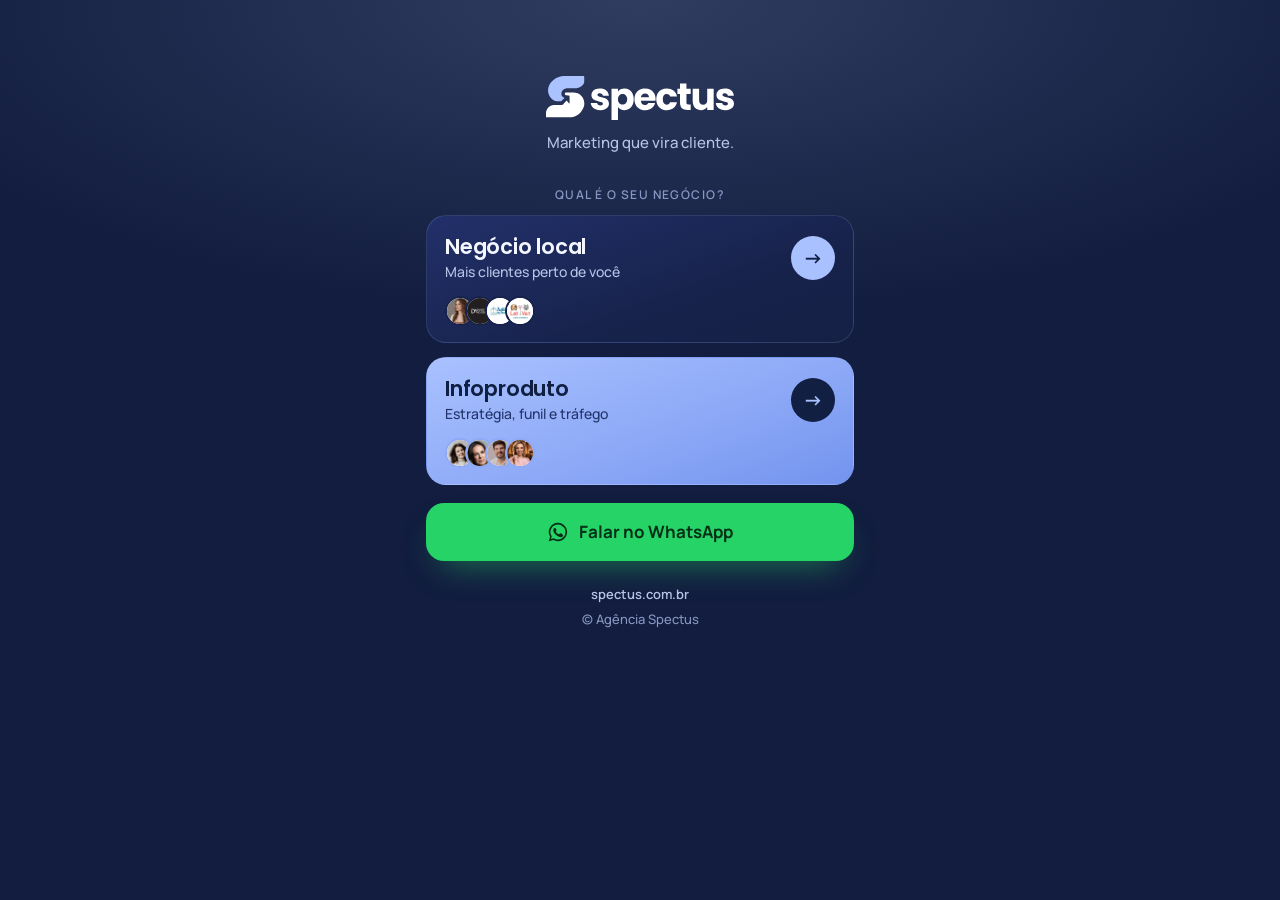
<file: links/index.html>
<!doctype html>
<html lang="pt-BR">
<head>
  <meta charset="utf-8">
  <meta name="viewport" content="width=device-width, initial-scale=1">
  <title>Spectus · Links</title>
  <meta name="description" content="Agência Spectus: marketing para negócios locais e infoprodutos. Escolha seu caminho ou fale com a gente no WhatsApp.">
  <meta name="robots" content="noindex">
  <meta property="og:type" content="website">
  <meta property="og:locale" content="pt_BR">
  <meta property="og:site_name" content="Agência Spectus">
  <meta property="og:url" content="https://spectus.com.br/links/">
  <meta property="og:title" content="Spectus · Links">
  <meta property="og:description" content="Marketing para negócios locais e infoprodutos. Escolha seu caminho ou fale com a gente no WhatsApp.">
  <meta property="og:image" content="https://spectus.com.br/assets/og-image.jpg">
  <meta name="twitter:card" content="summary_large_image">
  <meta name="theme-color" content="#121D3F">
  <link rel="icon" href="../assets/favicon.svg" type="image/svg+xml">
  <link rel="icon" href="../assets/favicon.png" type="image/png" sizes="64x64">
  <link rel="apple-touch-icon" href="../assets/apple-touch-icon.png">
  <link rel="preconnect" href="https://fonts.googleapis.com">
  <link rel="preconnect" href="https://fonts.gstatic.com" crossorigin>
  <link href="https://fonts.googleapis.com/css2?family=Poppins:wght@500;600;700&family=Manrope:wght@400;500;600;700&display=swap" rel="stylesheet">
  <style>
    :root {
      --bg: #121d3f; --navy: #142044; --card: #1a2750; --line: rgba(170,194,255,.16);
      --text: #f4f7ff; --muted: #b7c3e6; --dim: #8796c2; --accent: #a9c1ff; --wa: #25d366;
    }
    * { box-sizing: border-box; margin: 0; padding: 0; }
    html { -webkit-text-size-adjust: 100%; }
    body {
      min-height: 100vh; background: var(--bg); color: var(--text);
      font: 500 16px/1.5 Manrope, system-ui, sans-serif;
      background-image: radial-gradient(90% 50% at 50% 0%, rgba(124,141,184,.28), transparent 70%);
      background-repeat: no-repeat;
    }
    a { color: inherit; text-decoration: none; }
    img { display: block; max-width: 100%; }
    .wrap { width: 100%; max-width: 460px; margin: 0 auto; padding: 48px 16px 40px; display: grid; gap: 14px; }

    /* Topo: foto + marca */
    .top { text-align: center; display: grid; justify-items: center; gap: 12px; margin-bottom: 14px; }
    .logo { height: 44px; width: auto; margin-top: 28px; }
    .tagline { color: var(--muted); font-size: 15px; max-width: 340px; }

    /* Banners */
    .label { font: 600 12px/1 Manrope, sans-serif; letter-spacing: .12em; text-transform: uppercase; color: var(--dim); text-align: center; margin-top: 6px; }
    .banner {
      position: relative; display: grid; gap: 14px; padding: 18px 18px 16px; border-radius: 20px; overflow: hidden;
      border: 1px solid var(--line); background: linear-gradient(160deg, #22306a 0%, #18234d 60%, #142044 100%);
      transition: transform .2s ease, border-color .2s ease;
    }
    .banner:hover, .banner:focus-visible { transform: translateY(-2px); border-color: rgba(170,194,255,.45); }
    .banner:active { transform: scale(.99); }
    .banner--info { background: linear-gradient(160deg, #a9c1ff 0%, #8eaaf7 55%, #7393ee 100%); color: #101f42; border-color: transparent; }
    .banner__tag { justify-self: start; font: 700 11px/1 Manrope, sans-serif; letter-spacing: .12em; text-transform: uppercase;
      padding: 7px 10px; border-radius: 99px; background: rgba(170,194,255,.14); color: var(--accent); }
    .banner--info .banner__tag { background: rgba(16,31,66,.12); color: #101f42; }
    .banner h2 { font: 600 21px/1.2 Poppins, sans-serif; letter-spacing: -.01em; }
    .banner p { font-size: 14px; color: var(--muted); margin-top: 2px; }
    .banner--info p { color: #22336a; }
    .banner__foot { display: flex; align-items: center; justify-content: space-between; gap: 12px; }
    .faces { display: flex; align-items: center; }
    .faces img { width: 30px; height: 30px; border-radius: 50%; object-fit: cover; background: #fff; border: 2px solid #18234d; margin-left: -10px; }
    .faces img:first-child { margin-left: 0; }
    .banner--info .faces img { border-color: #8eaaf7; }
    .faces span { font-size: 13px; font-weight: 600; margin-left: 10px; color: var(--muted); }
    .banner--info .faces span { color: #22336a; }
    .go { flex: none; display: grid; place-items: center; width: 44px; height: 44px; border-radius: 50%;
      background: var(--accent); color: #101f42; font-size: 20px; font-weight: 700; }
    .banner--info .go { background: #101f42; color: #a9c1ff; }

    /* WhatsApp */
    .wa {
      display: flex; align-items: center; justify-content: center; gap: 10px; padding: 18px 20px; border-radius: 18px;
      background: var(--wa); color: #052e16; font: 700 17px/1.2 Manrope, sans-serif; margin-top: 4px;
      box-shadow: 0 16px 34px -16px rgba(37,211,102,.6); transition: transform .2s ease;
    }
    .wa:hover { transform: translateY(-2px); }
    .wa svg { width: 22px; height: 22px; }
    .wa small { display: block; font-weight: 600; font-size: 12px; opacity: .75; }

    .foot { text-align: center; color: var(--dim); font-size: 13px; margin-top: 10px; display: grid; gap: 6px; }
    .foot a { color: var(--muted); font-weight: 600; }
    .foot a:hover { color: var(--accent); }
  </style>

  <!-- Meta Pixel -->
  <script>
  !function(f,b,e,v,n,t,s){if(f.fbq)return;n=f.fbq=function(){n.callMethod?
  n.callMethod.apply(n,arguments):n.queue.push(arguments)};if(!f._fbq)f._fbq=n;
  n.push=n;n.loaded=!0;n.version='2.0';n.queue=[];t=b.createElement(e);t.async=!0;
  t.src=v;s=b.getElementsByTagName(e)[0];s.parentNode.insertBefore(t,s)}(window,
  document,'script','https://connect.facebook.net/en_US/fbevents.js');
  fbq('init', '1185042214048087');
  fbq('track', 'PageView');
  </script>
  <noscript><img height="1" width="1" style="display:none" alt="" src="https://www.facebook.com/tr?id=1185042214048087&ev=PageView&noscript=1"></noscript>
  <!-- Microsoft Clarity -->
  <script type="text/javascript">
    (function(c,l,a,r,i,t,y){
        c[a]=c[a]||function(){(c[a].q=c[a].q||[]).push(arguments)};
        t=l.createElement(r);t.async=1;t.src="https://www.clarity.ms/tag/"+i;
        y=l.getElementsByTagName(r)[0];y.parentNode.insertBefore(t,y);
    })(window, document, "clarity", "script", "zfp33ugwq2");
  </script>
</head>
<body>
  <main class="wrap">
    <header class="top">
      <img class="logo" src="../assets/img/logo-clara-sem-slogan.svg" alt="Spectus" width="1294" height="301">
      <p class="tagline">Marketing que vira cliente.</p>
    </header>

    <p class="label">Qual é o seu negócio?</p>

    <a class="banner js-bio" data-bio="negocio_local" href="../?para=local&amp;utm_source=instagram&amp;utm_medium=bio&amp;utm_campaign=link_bio">
      <div class="banner__foot">
        <div><h2>Negócio local</h2><p>Mais clientes perto de você</p></div>
        <span class="go" aria-hidden="true">→</span>
      </div>
      <div class="banner__foot">
        <div class="faces">
          <img src="../assets/img/clientes/isa-tacla-tattoo.webp" alt="" width="38" height="38" loading="lazy">
          <img src="../assets/img/clientes/dance-academy.webp" alt="" width="38" height="38" loading="lazy">
          <img src="../assets/img/clientes/areias-do-pero.webp" alt="" width="38" height="38" loading="lazy">
          <img src="../assets/img/clientes/latvet.webp" alt="" width="38" height="38" loading="lazy">
        </div>
      </div>
    </a>

    <a class="banner banner--info js-bio" data-bio="infoproduto" href="../?para=infoproduto&amp;utm_source=instagram&amp;utm_medium=bio&amp;utm_campaign=link_bio">
      <div class="banner__foot">
        <div><h2>Infoproduto</h2><p>Estratégia, funil e tráfego</p></div>
        <span class="go" aria-hidden="true">→</span>
      </div>
      <div class="banner__foot">
        <div class="faces">
          <img src="../assets/img/clientes/bianca-ribeiro.webp" alt="" width="38" height="38" loading="lazy">
          <img src="../assets/img/clientes/cintya-soares.webp" alt="" width="38" height="38" loading="lazy">
          <img src="../assets/img/clientes/wesley-schroeder.webp" alt="" width="38" height="38" loading="lazy">
          <img src="../assets/img/clientes/sirlei-benetti.webp" alt="" width="38" height="38" loading="lazy">
        </div>
      </div>
    </a>

    <a class="wa js-wa" href="https://wa.me/5541988359774?text=Ol%C3%A1!%20Vim%20pelo%20Instagram%20da%20Spectus%20e%20quero%20saber%20mais." target="_blank" rel="noopener">
      <svg viewBox="0 0 24 24" aria-hidden="true"><path fill="currentColor" d="M12 2a10 10 0 0 0-8.6 15.1L2 22l5-1.3A10 10 0 1 0 12 2Zm0 18.2c-1.5 0-3-.4-4.3-1.2l-.3-.2-3 .8.8-2.9-.2-.3A8.2 8.2 0 1 1 12 20.2Zm4.5-6.1c-.2-.1-1.5-.7-1.7-.8-.2-.1-.4-.1-.6.1l-.8 1c-.1.2-.3.2-.5.1a6.7 6.7 0 0 1-3.3-2.9c-.2-.4.2-.4.7-1.3.1-.2 0-.3 0-.4l-.8-1.8c-.2-.5-.4-.4-.6-.4h-.5a1 1 0 0 0-.7.3 3 3 0 0 0-.9 2.2 5.2 5.2 0 0 0 1.1 2.8 11.9 11.9 0 0 0 4.6 4c1.7.7 2.3.8 3.2.6.5-.1 1.5-.6 1.7-1.2.2-.6.2-1.1.2-1.2-.1-.1-.3-.2-.5-.3Z"/></svg>
      <span>Falar no WhatsApp</span>
    </a>

    <footer class="foot">
      <a href="../?utm_source=instagram&amp;utm_medium=bio&amp;utm_campaign=link_bio">spectus.com.br</a>
      <span>© Agência Spectus</span>
    </footer>
  </main>

  <script>
    const track = (type, ev, params) => { try { window.fbq && fbq(type, ev, params); } catch (e) {} };
    document.querySelectorAll(".js-bio").forEach((a) =>
      a.addEventListener("click", () => track("trackCustom", "CliqueBio", { destino: a.dataset.bio }))
    );
    document.querySelector(".js-wa").addEventListener("click", () =>
      track("track", "Contact", { content_name: "whatsapp_link_bio" })
    );
  </script>
</body>
</html>
</file>
<file: styles.css>
/* =========================================================
   SPECTUS — landing page
   Paleta: azul-marinho da logo + azul-claro de destaque
   ========================================================= */
:root {
  /* Paleta Spectus: azul-marinho da logo + azul-claro de destaque */
  --navy: #142044;
  --bg: #121d3f;
  --bg-2: #0f1836;
  --surface: #1a2750;
  --surface-2: #22315f;
  --line: rgba(169, 193, 255, 0.12);
  --line-2: rgba(169, 193, 255, 0.22);
  --text: #f3f6ff;
  --muted: #a9b4d4;
  --dim: #7887b3;

  --accent: #a9c1ff;
  --accent-2: #7f9ff5;
  --accent-soft: rgba(169, 193, 255, 0.14);
  --spectrum: linear-gradient(90deg, #7f9ff5, #a9c1ff 55%, #d4e0ff);

  --danger: #ff8a8a;

  --radius: 18px;
  --radius-sm: 12px;
  --container: 1180px;

  --font-display: "Poppins", system-ui, sans-serif;
  --font-body: "Manrope", system-ui, sans-serif;
}

*, *::before, *::after { box-sizing: border-box; }
html { scroll-behavior: smooth; -webkit-text-size-adjust: 100%; }
body {
  margin: 0;
  background: var(--bg);
  color: var(--text);
  font-family: var(--font-body);
  font-size: 17px;
  line-height: 1.6;
  -webkit-font-smoothing: antialiased;
  overflow-x: hidden;
}
img, video { max-width: 100%; display: block; }
a { color: inherit; text-decoration: none; }
h1, h2, h3 { font-family: var(--font-display); line-height: 1.1; letter-spacing: -0.025em; margin: 0; font-weight: 600; }
p { margin: 0; }
ul, ol { margin: 0; padding: 0; list-style: none; }
:focus-visible { outline: 2px solid var(--accent); outline-offset: 3px; border-radius: 6px; }

.container { width: 100%; max-width: var(--container); margin: 0 auto; padding: 0 24px; }
@media (max-width: 600px) { .container { padding: 0 16px; } }

/* ---------- Buttons ---------- */
.btn {
  display: inline-flex; align-items: center; justify-content: center; gap: 10px;
  font: 700 16px/1 var(--font-body);
  padding: 15px 22px; border-radius: 999px; border: 1px solid transparent;
  cursor: pointer; transition: transform .2s ease, background .2s ease, border-color .2s ease, box-shadow .2s ease;
  white-space: nowrap;
}
.btn svg { width: 20px; height: 20px; }
.btn--primary { background: var(--accent); color: var(--navy); box-shadow: 0 0 0 0 rgba(169,193,255,.0); }
.btn--primary:hover { transform: translateY(-2px); box-shadow: 0 10px 30px -8px rgba(169,193,255,.55); }
.btn--ghost { background: rgba(255,255,255,.04); border-color: var(--line-2); color: var(--text); }
.btn--ghost:hover { background: rgba(255,255,255,.08); border-color: rgba(255,255,255,.28); }
.btn--sm { padding: 11px 18px; font-size: 14px; }
.btn--lg { padding: 18px 26px; font-size: 17px; }
.btn--block { width: 100%; }
@media (max-width: 600px) { .btn { white-space: normal; text-align: center; } }

/* ---------- Header ---------- */
.header {
  position: sticky; top: 0; z-index: 50;
  background: rgba(18, 29, 63, .78);
  backdrop-filter: blur(14px); -webkit-backdrop-filter: blur(14px);
  border-bottom: 1px solid transparent;
  transition: border-color .3s ease;
}
.header.is-scrolled { border-bottom-color: var(--line); }
.header__inner { display: flex; align-items: center; justify-content: space-between; height: 72px; }
.logo { display: inline-flex; align-items: center; gap: 10px; font: 700 26px/1 var(--font-display); letter-spacing: -0.03em; color: var(--text); }
.logo img { height: 34px; width: auto; display: block; }
.logo__mark { width: 30px; height: 30px; }

/* ---------- Shared section bits ---------- */
.section { padding: 120px 0; position: relative; }
@media (max-width: 800px) { .section { padding: 80px 0; } }
.section__head { max-width: 680px; margin-bottom: 56px; }
.section__head--center { margin-left: auto; margin-right: auto; text-align: center; }
.section__head h2 { font-size: clamp(32px, 4.6vw, 52px); }
.section__sub { color: var(--muted); margin-top: 18px; font-size: 18px; }
.kicker {
  display: inline-block; font: 700 13px/1 var(--font-body); letter-spacing: .14em; text-transform: uppercase;
  color: var(--muted); margin-bottom: 18px;
}
.kicker--accent { background: var(--spectrum); -webkit-background-clip: text; background-clip: text; color: transparent; }

.checks { display: grid; gap: 12px; margin: 24px 0 32px; }
.checks li { position: relative; padding-left: 32px; color: var(--text); }
.checks li::before {
  content: ""; position: absolute; left: 0; top: 3px; width: 20px; height: 20px; border-radius: 50%;
  background: rgba(169,193,255,.14) url("data:image/svg+xml,%3Csvg xmlns='http://www.w3.org/2000/svg' viewBox='0 0 24 24'%3E%3Cpath d='m6 12 4 4 8-8' fill='none' stroke='%23A9C1FF' stroke-width='3' stroke-linecap='round' stroke-linejoin='round'/%3E%3C/svg%3E") center/12px no-repeat;
}

/* ---------- Placeholders (conteúdo a ser enviado pelo cliente) ---------- */
.slot {
  position: relative; display: grid; place-items: center; overflow: hidden;
  background:
    radial-gradient(120% 80% at 20% 0%, rgba(169,193,255,.28), transparent 60%),
    radial-gradient(100% 80% at 100% 100%, rgba(127,159,245,.18), transparent 60%),
    var(--surface);
  border: 1px solid var(--line);
}
.slot::after {
  content: ""; position: absolute; inset: 0;
  background-image: linear-gradient(var(--line) 1px, transparent 1px), linear-gradient(90deg, var(--line) 1px, transparent 1px);
  background-size: 32px 32px; mask-image: radial-gradient(circle at center, #000 30%, transparent 75%);
  -webkit-mask-image: radial-gradient(circle at center, #000 30%, transparent 75%);
}
.slot__label {
  position: relative; z-index: 1; font: 600 13px/1 var(--font-body); letter-spacing: .08em; text-transform: uppercase;
  color: var(--muted); padding: 10px 14px; border: 1px dashed var(--line-2); border-radius: 999px; background: rgba(15,24,54,.5);
}
.slot img, .slot video { width: 100%; height: 100%; object-fit: cover; position: absolute; inset: 0; z-index: 2; }
/* Marca visual de conteúdo pendente — some quando o atributo data-placeholder é removido */
[data-placeholder] { outline: 1px dashed rgba(169,193,255,.35); outline-offset: 4px; }
.hide-placeholders [data-placeholder] { outline: none; }

/* ---------- Hero ---------- */
.hero { position: relative; padding: 72px 0 120px; overflow: hidden; }
.hero__glow {
  position: absolute; inset: -20% -10% auto; height: 760px; pointer-events: none;
  background:
    radial-gradient(40% 50% at 70% 30%, rgba(169,193,255,.35), transparent 70%),
    radial-gradient(30% 40% at 90% 60%, rgba(127,159,245,.22), transparent 70%),
    radial-gradient(30% 30% at 20% 10%, rgba(169,193,255,.08), transparent 70%);
  filter: blur(10px);
}
.hero__grid { position: relative; display: grid; grid-template-columns: 1.1fr .9fr; gap: 64px; align-items: center; }
.eyebrow {
  display: inline-flex; align-items: center; gap: 10px; font-size: 14px; font-weight: 600; color: var(--muted);
  padding: 8px 14px; border: 1px solid var(--line-2); border-radius: 999px; background: rgba(255,255,255,.03);
  margin-bottom: 28px;
}
.aud-switch {
  display: inline-flex; align-items: center; gap: 4px; flex-wrap: wrap;
  padding: 5px; border-radius: 999px; border: 1px solid var(--line-2); background: rgba(255,255,255,.03);
  margin-bottom: 28px;
}
.aud-switch__label { font-size: 13px; font-weight: 600; color: var(--muted); padding: 0 10px 0 12px; }
.aud-switch__btn {
  font: 700 14px/1 var(--font-body); color: var(--muted); background: transparent; border: 0; cursor: pointer;
  padding: 10px 16px; border-radius: 999px; transition: background .2s ease, color .2s ease;
}
.aud-switch__btn:hover { color: var(--text); }
.aud-switch__btn[aria-selected="true"] { background: var(--text); color: var(--bg); }
[data-aud][hidden] { display: none; }
.js [data-aud]:not([hidden]) { animation: audIn .45s ease; }
@keyframes audIn { from { opacity: 0; transform: translateY(8px); } }
@media (max-width: 420px) { .aud-switch__label { width: 100%; padding: 6px 12px 8px; } .aud-switch { border-radius: 20px; } }
.dot { width: 8px; height: 8px; border-radius: 50%; background: var(--accent); box-shadow: 0 0 12px var(--accent); animation: pulse 2s infinite; }
@keyframes pulse { 50% { opacity: .4; } }
.hero h1 { font-size: clamp(36px, 4.8vw, 62px); font-weight: 600; }
.hero h1 em { font-style: normal; color: var(--accent); }
.lead { font-size: clamp(17px, 1.6vw, 20px); color: var(--muted); margin-top: 24px; max-width: 560px; }
.hero__ctas { display: flex; flex-wrap: wrap; gap: 14px; margin-top: 36px; }
.hero__trust { display: flex; flex-wrap: wrap; gap: 10px 24px; margin-top: 32px; font-size: 14px; color: var(--muted); }
.hero__trust li { display: inline-flex; align-items: center; gap: 8px; }
.hero__trust li::before { content: "✓"; color: var(--accent); font-weight: 700; }

.hero__media { position: relative; }
.slot--hero { aspect-ratio: 4 / 5; border-radius: 28px; }
.hero__photo {
  position: relative; aspect-ratio: 4 / 5; border-radius: 28px; overflow: hidden; isolation: isolate;
  /* fundo de estúdio: luz suave atrás das cabeças, cantos escuros */
  background:
    radial-gradient(70% 55% at 55% 30%, rgba(124,141,184,.55) 0%, rgba(58,70,104,.35) 45%, transparent 75%),
    radial-gradient(140% 100% at 50% 35%, #2a3352 0%, #1a2240 55%, #10162c 100%);
  box-shadow: 0 40px 80px -40px rgba(0,0,0,.6);
}
/* granulado de filme por cima de foto + fundo, para virarem uma imagem só */
.hero__photo::after {
  content: ""; position: absolute; inset: 0; z-index: 2; pointer-events: none;
  background-image: url("data:image/svg+xml,%3Csvg xmlns='http://www.w3.org/2000/svg' width='220' height='220'%3E%3Cfilter id='n'%3E%3CfeTurbulence type='fractalNoise' baseFrequency='.85' numOctaves='3' stitchTiles='stitch'/%3E%3CfeColorMatrix values='0 0 0 0 .5 0 0 0 0 .5 0 0 0 0 .5 0 0 0 .9 0'/%3E%3C/filter%3E%3Crect width='100%25' height='100%25' filter='url(%23n)'/%3E%3C/svg%3E");
  opacity: .22; mix-blend-mode: overlay;
}
/* vinheta leve que "assenta" as pessoas no fundo */
.hero__photo::before {
  content: ""; position: absolute; inset: 0; z-index: 1; pointer-events: none;
  background: radial-gradient(120% 90% at 50% 40%, transparent 55%, rgba(8,12,28,.45) 100%);
  border-radius: inherit; box-shadow: inset 0 0 0 1px rgba(170,194,255,.14);
}
.hero__photo-img { z-index: 0; transform: scale(1.16); transform-origin: 50% 100%; }
.hero__photo-img { position: absolute; left: 0; right: 0; top: 0; bottom: -2px; width: 100%; height: calc(100% + 2px); object-fit: cover; object-position: center bottom; }
.float-card {
  position: absolute; display: grid; gap: 4px; padding: 14px 18px; border-radius: 16px;
  background: rgba(26,39,80,.88); border: 1px solid var(--line-2);
  backdrop-filter: blur(12px); -webkit-backdrop-filter: blur(12px);
  box-shadow: 0 20px 50px -20px rgba(0,0,0,.7);
}
.float-card__k { font-size: 12px; letter-spacing: .1em; text-transform: uppercase; color: var(--dim); font-weight: 700; }
.float-card__v { font-weight: 700; font-size: 15px; }
.float-card--a { left: -36px; top: -18px; animation: float 6s ease-in-out infinite; }
.float-card--b { right: -24px; bottom: 10%; max-width: 280px; animation: float 7s ease-in-out infinite reverse; }
.js-quotes > span { transition: opacity .45s ease, transform .45s ease; }
.js-quotes.is-swapping > span { opacity: 0; transform: translateY(6px); }
@keyframes float { 50% { transform: translateY(-10px); } }

@media (max-width: 960px) {
  .hero { padding: 40px 0 80px; }
  .hero__grid { grid-template-columns: 1fr; gap: 48px; }
  .hero__media { max-width: 460px; margin: 0 auto; width: 100%; }
  .float-card--a { left: -8px; }
  .float-card--b { right: -8px; }
  /* mobile: foto logo depois da headline */
  .hero__grid { display: flex; flex-direction: column; gap: 0; }
  .hero__copy { display: contents; }
  .aud-switch { order: 1; align-self: flex-start; }
  .hero__head { order: 2; }
  .hero__media { order: 3; margin-top: 28px; }
  .hero__lead { order: 4; }
  .hero__ctas { order: 5; }
  .hero__trust { order: 6; }
}
@media (max-width: 600px) {
  .hero__ctas .btn { width: 100%; }
  .float-card { padding: 10px 14px; }
  .float-card__v { font-size: 13px; }
}

/* ---------- Dor e solução ---------- */
.pain { background: var(--bg-2); border-top: 1px solid var(--line); border-bottom: 1px solid var(--line); }
.pain__grid { display: grid; grid-template-columns: 1fr 1fr; gap: 32px; align-items: start; }
.pain__list { display: grid; gap: 14px; }
.pain__list li {
  display: flex; gap: 16px; padding: 22px 24px; border-radius: var(--radius);
  background: var(--surface); border: 1px solid var(--line); color: var(--muted);
}
.pain__list strong { color: var(--text); display: block; margin-bottom: 2px; }
.x {
  flex: none; width: 28px; height: 28px; border-radius: 50%; display: grid; place-items: center;
  background: rgba(255,107,107,.12); color: var(--danger); font-size: 13px; font-weight: 700;
}
.solution {
  position: relative; padding: 44px; border-radius: 24px; background: var(--surface); overflow: hidden;
  border: 1px solid transparent;
  background: linear-gradient(var(--surface), var(--surface)) padding-box, var(--spectrum) border-box;
}
.solution h3 { font-size: clamp(26px, 3vw, 34px); margin-bottom: 16px; }
.solution > p { color: var(--muted); }
@media (max-width: 900px) {
  .pain__grid { grid-template-columns: 1fr; }
  .solution { padding: 32px 24px; }
}

/* ---------- Para quem / Serviços ---------- */
.audiences { display: grid; grid-template-columns: 1fr 1fr; gap: 20px; margin-bottom: 20px; }
.audience {
  padding: 36px; border-radius: 24px; border: 1px solid var(--line-2);
  background: radial-gradient(90% 90% at 0% 0%, rgba(169,193,255,.22), transparent 60%), var(--surface);
}
.audience--alt { background: radial-gradient(90% 90% at 100% 0%, rgba(127,159,245,.18), transparent 60%), var(--surface); }
.audience__tag {
  display: inline-block; padding: 7px 12px; border-radius: 999px; font-size: 13px; font-weight: 700;
  background: rgba(169,193,255,.12); color: var(--accent); margin-bottom: 20px;
}
.audience h3 { font-size: clamp(22px, 2.4vw, 28px); margin-bottom: 14px; }
.audience p { color: var(--muted); }
.services__head { text-align: center; margin: 80px auto 32px; max-width: 640px; }
.services__head .kicker { margin-bottom: 12px; }
.services__head h3 { font-size: clamp(24px, 2.8vw, 34px); }
.services__grid { display: grid; grid-template-columns: repeat(4, 1fr); gap: 18px; }
.service {
  display: flex; flex-direction: column; gap: 18px; padding: 30px 26px; border-radius: 20px;
  background: var(--surface); border: 1px solid var(--line);
  box-shadow: 0 18px 40px -30px rgba(20,32,68,.35);
  transition: transform .3s ease, box-shadow .3s ease, border-color .3s ease;
}
.service:hover { transform: translateY(-4px); border-color: #a9c1ff; box-shadow: 0 24px 50px -28px rgba(20,32,68,.45); }
.service__i {
  width: 54px; height: 54px; border-radius: 16px; display: grid; place-items: center;
  background: var(--navy); color: #a9c1ff;
}
.service__i svg { width: 26px; height: 26px; fill: none; stroke: currentColor; stroke-width: 2; stroke-linecap: round; stroke-linejoin: round; }
.service h3 { font-size: 20px; line-height: 1.25; margin-bottom: 8px; color: var(--text); }
.service p { color: var(--muted); font-size: 16px; line-height: 1.55; }
@media (max-width: 960px) { .services__grid { grid-template-columns: 1fr 1fr; } }
@media (max-width: 760px) { .audiences { grid-template-columns: 1fr; } .audience { padding: 28px 22px; } .services__head { margin-top: 56px; } }
@media (max-width: 480px) {
  .services__grid { grid-template-columns: 1fr; gap: 12px; }
  .service { flex-direction: row; align-items: flex-start; padding: 22px 20px; gap: 16px; }
  .service__i { flex: none; width: 48px; height: 48px; }
}

/* Cards de público em azul-marinho sobre a seção clara */
.section--light .audience {
  --text: #f3f6ff; --muted: #b9c4e4;
  background: radial-gradient(90% 90% at 0% 0%, rgba(169,193,255,.22), transparent 60%), var(--navy);
  color: var(--text); border: 0; box-shadow: 0 30px 60px -35px rgba(20,32,68,.6);
}
.section--light .audience--alt { background: radial-gradient(90% 90% at 100% 0%, rgba(169,193,255,.22), transparent 60%), var(--navy); }
.section--light .audience__tag { background: rgba(169,193,255,.18); color: #a9c1ff; }

/* ---------- Como funciona ---------- */
.steps__list { display: grid; grid-template-columns: repeat(4, 1fr); gap: 20px; counter-reset: s; position: relative; }
.steps__list::before {
  content: ""; position: absolute; left: 0; right: 0; top: 34px; height: 1px; background: var(--spectrum); opacity: .5;
}
.step { position: relative; padding: 0 4px; }
.step__n {
  display: grid; place-items: center; width: 68px; height: 68px; border-radius: 50%;
  font: 700 22px/1 var(--font-display); background: var(--bg); border: 1px solid var(--line-2); margin-bottom: 28px;
  position: relative;
}
.step:nth-child(1) .step__n { color: var(--accent-2); }
.step:nth-child(2) .step__n { color: var(--accent); }
.step:nth-child(3) .step__n { color: var(--accent); }
.step:nth-child(4) .step__n { color: var(--accent); }
.step h3 { font-size: 24px; margin-bottom: 10px; }
.step p { color: var(--muted); font-size: 16px; }
@media (max-width: 900px) {
  .steps__list { grid-template-columns: 1fr 1fr; gap: 40px 24px; }
  .steps__list::before { display: none; }
}
@media (max-width: 560px) {
  .steps__list { grid-template-columns: 1fr; gap: 0; }
  .step { display: grid; grid-template-columns: 56px 1fr; column-gap: 18px; padding-bottom: 32px; }
  .step__n { width: 56px; height: 56px; font-size: 18px; margin: 0; grid-row: span 2; }
  .step:not(:last-child)::after {
    content: ""; position: absolute; left: 28px; top: 60px; bottom: 4px; width: 1px; background: var(--line-2);
  }
}

/* ---------- Benefícios (bento) ---------- */
.bento { display: grid; grid-template-columns: repeat(3, 1fr); gap: 18px; }
.card {
  padding: 32px; border-radius: var(--radius); background: var(--surface); border: 1px solid var(--line);
  transition: border-color .3s ease, transform .3s ease;
}
.card:hover { border-color: var(--line-2); transform: translateY(-3px); }
.card--wide { grid-column: span 2; }
.card__icon {
  width: 48px; height: 48px; border-radius: 14px; display: grid; place-items: center; margin-bottom: 22px;
  background: rgba(169,193,255,.12); color: var(--accent);
}
.card:nth-child(3n+2) .card__icon { background: rgba(127,159,245,.1); color: var(--accent); }
.card:nth-child(3n) .card__icon { background: rgba(169,193,255,.1); color: var(--accent); }
.card__icon svg { width: 24px; height: 24px; }
.card h3 { font-size: 22px; margin-bottom: 10px; }
.card p { color: var(--muted); font-size: 16px; max-width: 520px; }
.card--globe { position: relative; overflow: hidden; }
.flags { position: absolute; right: 28px; top: 28px; display: flex; gap: 6px; font-size: 26px; }
@media (max-width: 900px) {
  .bento { grid-template-columns: 1fr 1fr; }
}
@media (max-width: 600px) {
  .bento { grid-template-columns: 1fr; }
  .card--wide { grid-column: auto; }
  .card { padding: 26px 22px; }
  .flags { position: static; margin-top: 18px; }
}

/* ---------- Prova social ---------- */
.proof { background: var(--bg-2); border-top: 1px solid var(--line); }
.stats {
  display: grid; grid-template-columns: repeat(3, 1fr); margin: 0 0 64px;
  border: 1px solid var(--line); border-radius: var(--radius); background: var(--surface);
}
.stat { padding: 32px 24px; text-align: center; display: flex; flex-direction: column-reverse; gap: 6px; }
.stat + .stat { border-left: 1px solid var(--line); }
.stat dd { margin: 0; font: 700 clamp(34px, 4vw, 48px)/1 var(--font-display); letter-spacing: -0.03em; }
.stat dt { color: var(--muted); font-size: 14px; }
@media (max-width: 600px) {
  .stat { padding: 22px 8px; }
  .stat dd { font-size: 24px; }
  .stat dt { font-size: 12px; line-height: 1.35; }
}

.cases { display: grid; grid-template-columns: repeat(3, 1fr); gap: 20px; margin-bottom: 64px; }
.case { border-radius: var(--radius); background: var(--surface); border: 1px solid var(--line); overflow: hidden; display: flex; flex-direction: column; }
.slot--case { aspect-ratio: 16 / 10; border: 0; border-bottom: 1px solid var(--line); }
.case__body { padding: 26px; display: flex; flex-direction: column; gap: 12px; flex: 1; }
.case__tag { font-size: 12px; letter-spacing: .12em; text-transform: uppercase; color: var(--dim); font-weight: 700; }
.case h3 { font-size: 22px; }
.case__metrics { display: grid; grid-template-columns: 1fr 1fr; gap: 12px; padding: 16px 0; border-top: 1px solid var(--line); border-bottom: 1px solid var(--line); }
.case__metrics strong { display: block; font: 700 28px/1.1 var(--font-display); color: var(--accent); letter-spacing: -0.02em; }
.case__metrics span { font-size: 13px; color: var(--muted); }
.case__text { color: var(--muted); font-size: 15px; }
@media (max-width: 960px) { .cases { grid-template-columns: 1fr; max-width: 560px; margin-left: auto; margin-right: auto; } }

.testimonials { display: grid; grid-template-columns: repeat(3, 1fr); gap: 20px; margin-bottom: 72px; }
.quote { margin: 0; padding: 30px; border-radius: var(--radius); background: var(--surface); border: 1px solid var(--line); display: flex; flex-direction: column; justify-content: space-between; gap: 28px; }
.quote blockquote { margin: 0; font-size: 17px; line-height: 1.65; }
.quote figcaption { display: flex; align-items: center; gap: 14px; }
.quote figcaption strong { display: block; font-size: 15px; }
.quote figcaption small { color: var(--muted); font-size: 13px; }
.avatar {
  flex: none; width: 48px; height: 48px; border-radius: 50%; display: grid; place-items: center; overflow: hidden;
  background: var(--spectrum); color: var(--navy); font-weight: 700; font-size: 14px;
}
.avatar img { width: 100%; height: 100%; object-fit: cover; }
@media (max-width: 960px) { .testimonials { grid-template-columns: 1fr; max-width: 560px; margin-left: auto; margin-right: auto; } }

/* Print do case (clicável) */
.case__shot {
  position: relative; display: block; width: 100%; padding: 0; border: 0; cursor: zoom-in;
  aspect-ratio: 16 / 8; overflow: hidden; background: var(--bg-2); border-bottom: 1px solid var(--line);
}
.case__shot img { width: 100%; height: 100%; object-fit: cover; object-position: left top; transition: transform .5s ease; }
.case__shot:hover img { transform: scale(1.04); }
.case__zoom {
  position: absolute; right: 12px; bottom: 12px; font-size: 12px; font-weight: 700; padding: 6px 10px; border-radius: 999px;
  background: rgba(15,24,54,.75); color: var(--text); border: 1px solid var(--line-2);
}
.case h3 { line-height: 1.15; }

/* ---------- Seção clara (depoimentos) ---------- */
.section--light {
  --bg: #f4f7ff; --bg-2: #f4f7ff; --surface: #ffffff; --surface-2: #eef2fc;
  --text: #142044; --muted: #4c5878; --dim: #6b7698;
  --line: rgba(20, 32, 68, 0.09); --line-2: rgba(20, 32, 68, 0.16);
  --accent: #3f63d8; --accent-soft: rgba(169, 193, 255, 0.35);
  background: var(--bg); color: var(--text);
}
.section--light .kicker { color: var(--accent); }
.section--light .btn--primary { background: var(--navy); color: #fff; }
.section--light .btn--primary:hover { box-shadow: 0 10px 30px -10px rgba(20,32,68,.5); }
.section--light mark { background: linear-gradient(transparent 58%, #a9c1ff 58%); color: inherit; padding: 0 2px; }

/* Destaque Paulo Braga */
.spotlight {
  display: grid; grid-template-columns: 1.25fr .75fr; gap: 56px; align-items: center;
  padding: 56px; border-radius: 32px; background: var(--surface); margin-bottom: 72px;
  box-shadow: 0 30px 80px -40px rgba(20,32,68,.35); border: 1px solid var(--line);
}
.spotlight__big { font: 600 clamp(26px, 3vw, 38px)/1.25 var(--font-display); letter-spacing: -0.02em; }
.spotlight__quotes { display: grid; gap: 12px; margin: 28px 0; padding-left: 20px; border-left: 3px solid #a9c1ff; }
.spotlight__quotes li { font-size: 18px; color: var(--muted); }
.spotlight__who { display: flex; align-items: center; gap: 14px; margin-bottom: 28px; }
.spotlight__who strong { display: block; font-size: 17px; }
.spotlight__who small { color: var(--muted); font-size: 14px; }
.avatar--lg { width: 60px; height: 60px; font-size: 17px; }
.spotlight__print {
  position: relative; display: block; padding: 0; border: 0; background: none; cursor: zoom-in;
  border-radius: 22px; overflow: hidden; max-height: 520px; transform: rotate(2deg);
  box-shadow: 0 30px 60px -25px rgba(20,32,68,.45); transition: transform .4s ease;
}
.spotlight__print:hover { transform: rotate(0deg) translateY(-4px); }
.spotlight__print img { width: 100%; height: auto; display: block; }
.spotlight__print::after {
  content: ""; position: absolute; inset: auto 0 0 0; height: 45%;
  background: linear-gradient(transparent, rgba(255,255,255,.96));
}
.spotlight__more {
  position: absolute; left: 50%; bottom: 22px; transform: translateX(-50%); z-index: 1;
  font-weight: 700; font-size: 14px; padding: 10px 18px; border-radius: 999px; background: var(--navy); color: #fff; white-space: nowrap;
}
@media (max-width: 900px) {
  .spotlight { grid-template-columns: 1fr; padding: 32px 22px; gap: 36px; }
  .spotlight__print { max-width: 360px; max-height: 420px; margin: 0 auto; transform: none; }
  .spotlight .btn { width: 100%; }
}

/* Carrossel de prints */
.carousel { margin-bottom: 80px; }
.carousel__head { display: flex; align-items: center; justify-content: space-between; margin-bottom: 20px; gap: 16px; }
.carousel__title { color: var(--dim); font-size: 13px; letter-spacing: .12em; text-transform: uppercase; font-weight: 700; }
.carousel__nav { display: flex; gap: 8px; }
.carousel__btn {
  width: 46px; height: 46px; border-radius: 50%; border: 1px solid var(--line-2); background: var(--surface);
  color: var(--text); font-size: 18px; cursor: pointer; transition: background .2s, color .2s, opacity .2s;
}
.carousel__btn:hover { background: var(--navy); color: #fff; }
.carousel__btn:disabled { opacity: .35; pointer-events: none; }
.carousel__track {
  display: flex; gap: 18px; overflow-x: auto; scroll-snap-type: x mandatory; scroll-behavior: smooth;
  padding: 4px 4px 18px; margin: 0 -4px; scrollbar-width: none; align-items: flex-start;
}
.carousel__track::-webkit-scrollbar { display: none; }
.slide { flex: 0 0 340px; scroll-snap-align: start; margin: 0; }
.slide__img {
  display: block; width: 100%; padding: 0; border: 1px solid var(--line-2); background: none; cursor: zoom-in;
  border-radius: 18px; overflow: hidden; box-shadow: 0 16px 40px -24px rgba(20,32,68,.4); transition: transform .3s ease;
}
.slide__img:hover { transform: translateY(-3px); }
.slide__img img { width: 100%; height: auto; display: block; }
.slide figcaption { font-size: 14px; color: var(--muted); padding: 12px 4px 0; }
.slide figcaption strong { color: var(--text); }
@media (max-width: 600px) { .slide { flex-basis: 82%; } }

/* Lightbox */
.lightbox {
  border: 0; padding: 0; background: transparent; max-width: min(1200px, 94vw); max-height: 92vh; overflow: visible;
}
.lightbox::backdrop { background: rgba(10,16,38,.9); backdrop-filter: blur(6px); }
.lightbox__imgs { display: flex; gap: 16px; align-items: flex-start; justify-content: center; max-height: 88vh; overflow: auto; }
.lightbox__imgs img { max-width: 100%; max-height: 86vh; width: auto; border-radius: 14px; }
.lightbox__imgs.is-pair img { max-width: calc(50% - 8px); }
.lightbox__close {
  position: fixed; top: 16px; right: 16px; width: 44px; height: 44px; border-radius: 50%; border: 1px solid var(--line-2);
  background: var(--surface); color: var(--text); font-size: 18px; cursor: pointer;
}
@media (max-width: 600px) {
  .lightbox__imgs.is-pair { flex-direction: column; align-items: center; }
  .lightbox__imgs.is-pair img { max-width: 100%; max-height: none; }
}

/* Clientes em círculos */
.clients { text-align: center; }
.clients__title { color: var(--dim); font-size: 13px; letter-spacing: .12em; text-transform: uppercase; font-weight: 700; margin-bottom: 32px; }
.clients__groups { display: flex; flex-wrap: wrap; justify-content: center; gap: 32px 72px; }
.clients__group { display: grid; gap: 20px; justify-items: center; }
.clients__label {
  font-size: 13px; font-weight: 700; color: var(--accent); padding: 6px 12px; border-radius: 999px; background: var(--accent-soft);
}
.clients__group ul { display: flex; flex-wrap: wrap; justify-content: center; gap: 20px 24px; }
.client { display: grid; justify-items: center; align-content: start; gap: 10px; width: 116px; }
.client__img {
  width: 88px; height: 88px; border-radius: 50%; overflow: hidden; display: grid; place-items: center;
  background: var(--surface-2); border: 2px solid var(--line-2);
  box-shadow: 0 0 0 4px var(--bg-2), 0 0 0 5px rgba(169,193,255,.25);
  transition: transform .3s ease, box-shadow .3s ease;
}
.client:hover .client__img { transform: translateY(-3px); box-shadow: 0 0 0 4px var(--bg-2), 0 0 0 5px var(--accent); }
.client__img img { width: 100%; height: 100%; object-fit: cover; }
.client__name { font-size: 13px; color: var(--muted); line-height: 1.3; }
.clients__sub { color: var(--muted); font-size: 15px; margin: -18px 0 32px; }
.client--more .client__img { font: 600 34px/1 var(--font-display); color: var(--accent); background: var(--accent-soft); border-style: dashed; }
@media (max-width: 600px) {
  .client { width: 92px; }
  .client__img { width: 72px; height: 72px; }
}

/* ---------- FAQ ---------- */
.faq__grid { display: grid; grid-template-columns: .8fr 1.2fr; gap: 64px; align-items: start; }
.faq .section__head { position: sticky; top: 110px; }
.faq .section__head .btn { margin-top: 28px; }
.faq__list { display: grid; gap: 12px; }
.faq details {
  border-radius: var(--radius-sm); background: var(--surface); border: 1px solid var(--line);
  transition: border-color .2s ease;
}
.faq details[open] { border-color: var(--line-2); }
.faq summary {
  list-style: none; cursor: pointer; padding: 22px 60px 22px 24px; font-weight: 700; font-size: 17px; position: relative;
}
.faq summary::-webkit-details-marker { display: none; }
.faq summary::after {
  content: ""; position: absolute; right: 22px; top: 50%; width: 22px; height: 22px; margin-top: -11px; border-radius: 50%;
  background: rgba(255,255,255,.06) url("data:image/svg+xml,%3Csvg xmlns='http://www.w3.org/2000/svg' viewBox='0 0 24 24'%3E%3Cpath d='M12 6v12M6 12h12' stroke='%23F3F6FF' stroke-width='2.4' stroke-linecap='round'/%3E%3C/svg%3E") center/12px no-repeat;
  transition: transform .25s ease;
}
.faq details[open] summary::after { transform: rotate(45deg); }
.faq details p { padding: 0 24px 24px; color: var(--muted); }
@media (max-width: 900px) {
  .faq__grid { grid-template-columns: 1fr; gap: 0; }
  .faq .section__head { position: static; }
}

/* ---------- CTA final ---------- */
.final { padding-top: 100px; }
.final__box {
  display: grid; grid-template-columns: 1.05fr .95fr; gap: 56px; align-items: center;
  padding: 64px; border-radius: 32px; position: relative; overflow: hidden;
  background:
    radial-gradient(60% 80% at 0% 0%, rgba(169,193,255,.25), transparent 60%),
    radial-gradient(50% 70% at 100% 100%, rgba(127,159,245,.16), transparent 60%),
    var(--surface);
  border: 1px solid var(--line-2);
}
.final__copy h2 { font-size: clamp(32px, 4.2vw, 48px); margin-bottom: 18px; }
.final__copy > p { color: var(--muted); font-size: 18px; }
.final__copy .checks { margin-bottom: 0; }

.form { display: grid; gap: 16px; padding: 32px; border-radius: 24px; background: rgba(15,24,54,.7); border: 1px solid var(--line-2); }
.field { display: grid; gap: 8px; }
.field label { font-size: 14px; font-weight: 700; }
.field input, .field select {
  width: 100%; font: 500 16px/1.2 var(--font-body); color: var(--text);
  padding: 15px 16px; border-radius: 12px; background: var(--surface-2); border: 1px solid var(--line-2);
  transition: border-color .2s ease, box-shadow .2s ease; appearance: none; -webkit-appearance: none;
}
.field select {
  background-image: url("data:image/svg+xml,%3Csvg xmlns='http://www.w3.org/2000/svg' viewBox='0 0 24 24'%3E%3Cpath d='m6 9 6 6 6-6' fill='none' stroke='%23A9B4D4' stroke-width='2' stroke-linecap='round'/%3E%3C/svg%3E");
  background-repeat: no-repeat; background-position: right 14px center; background-size: 18px; padding-right: 44px;
}
.field select:invalid { color: var(--dim); }
.field option { color: #111; }
.field input::placeholder { color: var(--dim); }
.field input:focus, .field select:focus { outline: none; border-color: var(--accent); box-shadow: 0 0 0 3px rgba(127,159,245,.18); }
.field.is-invalid input, .field.is-invalid select { border-color: var(--danger); }
.form .btn { margin-top: 6px; }
.form__note { font-size: 13px; color: var(--dim); text-align: center; }
.form__error { font-size: 14px; color: var(--danger); text-align: center; }
@media (max-width: 900px) {
  .final__box { grid-template-columns: 1fr; padding: 40px 24px; gap: 36px; border-radius: 24px; }
  .form { padding: 22px; }
}
@media (max-width: 600px) { .final__box { padding: 32px 16px; } .form { padding: 18px; } }

/* ---------- Footer ---------- */
.footer { padding: 40px 0 48px; color: var(--dim); font-size: 14px; }
.footer__inner { display: flex; justify-content: space-between; gap: 16px; flex-wrap: wrap; border-top: 1px solid var(--line); padding-top: 32px; }
.footer__brand { display: grid; gap: 14px; }
.footer__brand img { height: 46px; width: auto; }
.footer__inner { align-items: flex-end; }
.footer a:hover { color: var(--text); }

/* ---------- Sticky CTA mobile ---------- */
.sticky-cta {
  position: fixed; left: 16px; right: 16px; bottom: 16px; z-index: 60; display: none;
  align-items: center; justify-content: center; gap: 10px;
  text-align: center; padding: 16px; border-radius: 999px; font-weight: 700;
  background: #25d366; color: #052e16; box-shadow: 0 12px 30px -8px rgba(0,0,0,.7);
  transform: translateY(140%); transition: transform .3s ease;
}
.sticky-cta svg { width: 22px; height: 22px; flex: none; }
.sticky-cta.is-visible { transform: none; }
@media (max-width: 760px) {
  .sticky-cta { display: flex; }
  .footer { padding-bottom: 100px; }
}

/* ---------- Reveal ---------- */
.js .reveal { opacity: 0; transform: translateY(24px); transition: opacity .7s ease, transform .7s ease; }
.js .reveal.is-in { opacity: 1; transform: none; }
@media (prefers-reduced-motion: reduce) {
  html { scroll-behavior: auto; }
  .js .reveal { opacity: 1; transform: none; transition: none; }
  .float-card, .dot { animation: none; }
}

/* ---------- Mobile: etiquetas e títulos de seção centralizados ---------- */
@media (max-width: 760px) {
  .section__head { text-align: center; margin-left: auto; margin-right: auto; }
  .final__copy { text-align: center; }
  .final__copy .checks { text-align: left; width: fit-content; margin-left: auto; margin-right: auto; }
}
</file>
